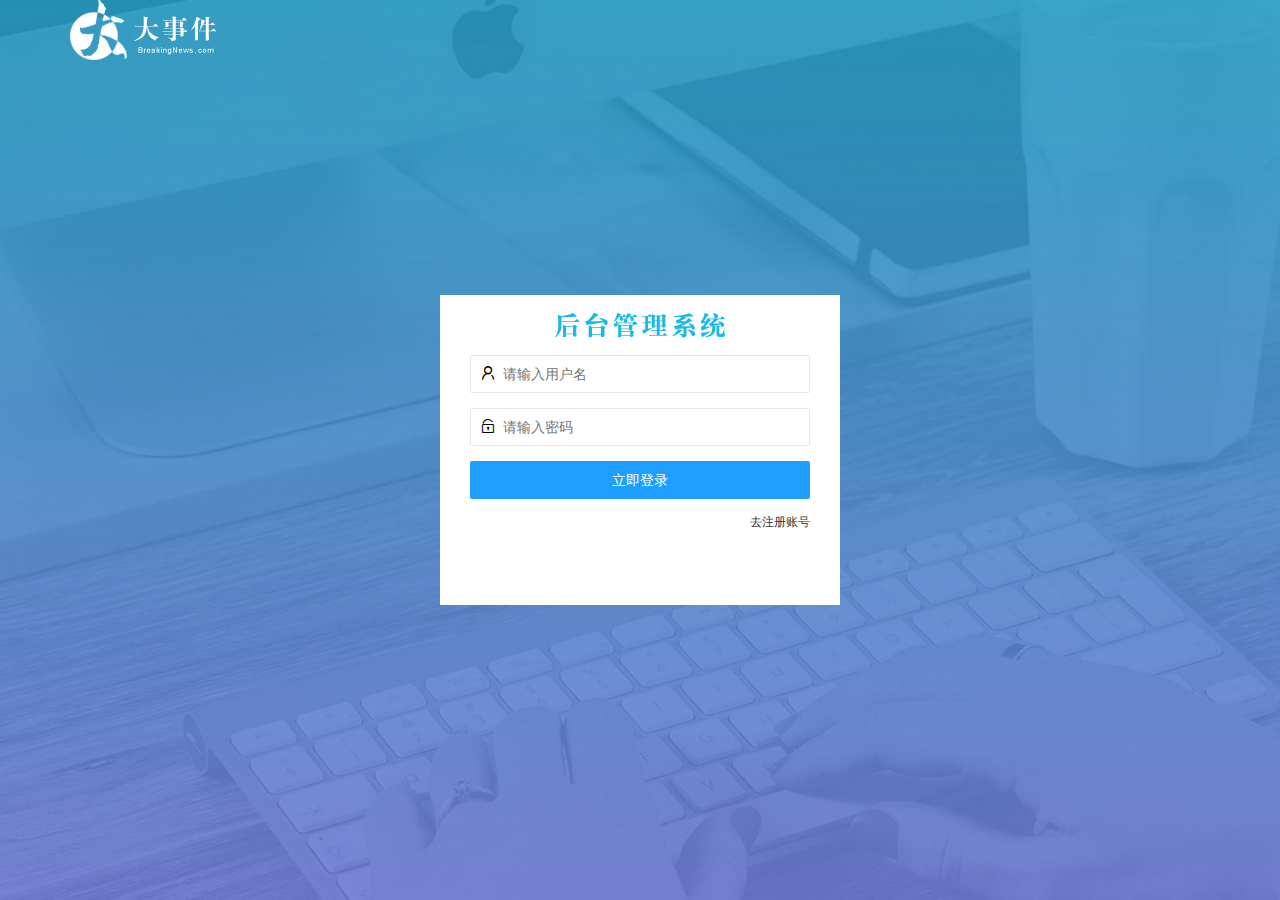
<file: login.html>
<!DOCTYPE html>
<html lang="en">

<head>
    <meta charset="UTF-8">
    <meta http-equiv="X-UA-Compatible" content="IE=edge">
    <meta name="viewport" content="width=device-width, initial-scale=1.0">
    <title>大事件-登录/注册</title>
    <link rel="stylesheet" href="./assets/lib/layui/css/layui.css">
    <link rel="stylesheet" href="./assets/css/login.css">
</head>

<body>
    <!-- 头部的logo区域 -->
    <div class="layui-main">
        <img src="./assets/images/logo.png" alt="">
    </div>

    <!-- 表格区域 -->
    <div class="loginAndRegBox">
        <div class="titlebox"></div>
        <!-- 登录页面 -->
        <div class="login-box">
            <form class="layui-form" action="" id="form-login">
                <!-- 用户名 -->
                <div class="layui-form-item">
                    <i class="layui-icon layui-icon-username"></i>
                    <input type="text" name="username" required lay-verify="required" placeholder="请输入用户名"
                        autocomplete="off" class="layui-input">
                </div>
                <!-- 密码 -->
                <div class="layui-form-item">
                    <i class="layui-icon layui-icon-password"></i>
                    <input type="password" name="password" required lay-verify="required|pwd" placeholder="请输入密码"
                        autocomplete="off" class="layui-input">
                </div>
                <!-- 点击登录按钮 -->
                <div class="layui-form-item">
                    <button class="layui-btn layui-btn-fluid layui-btn-normal" lay-submit>立即登录</button>
                </div>
                <div class="layui-form-item links"> <a href="javascript:;" id="link_reg">去注册账号</a></div>
            </form>

        </div>
        <!-- 注册页面 -->
        <div class="reg-box">
            <!-- 注册的表单 -->
            <form class="layui-form" action="" id="reg">
                <!-- 用户名 -->
                <div class="layui-form-item">
                    <i class="layui-icon layui-icon-username"></i>
                    <input type="text" name="username" required lay-verify="required" placeholder="请输入用户名"
                        autocomplete="off" class="layui-input" id="reg-username">
                </div>
                <!-- 密码 -->
                <div class="layui-form-item">
                    <i class="layui-icon layui-icon-password"></i>
                    <input type="password" name="password" required lay-verify="required|pwd" placeholder="请输入密码"
                        autocomplete="off" class="layui-input" id="same">
                </div>
                <!-- 确认密码 -->
                <div class="layui-form-item">
                    <i class="layui-icon layui-icon-password"></i>
                    <input type="password" name="repassword" required lay-verify="required|pwd|same" placeholder="请再次输入密码"
                        autocomplete="off" class="layui-input">
                </div>
                <!-- 点击登录按钮 -->
                <div class="layui-form-item">
                    <button class="layui-btn layui-btn-fluid layui-btn-normal" lay-submit>立即注册</button>
                </div>
                <div class="layui-form-item links">  <a href="javascript:;" id="link_login">去登录</a></div>
            </form>
           
        </div>
    </div>
    <!-- 导入layui的js -->
    <script src="./assets/lib/layui/layui.all.js"></script>
    <script src="./assets/lib/jquery.js"></script>
    <script src="./assets/js/base.js"></script>
    <script src="./assets/js/login.js"></script>
</body>

</html>
</file>
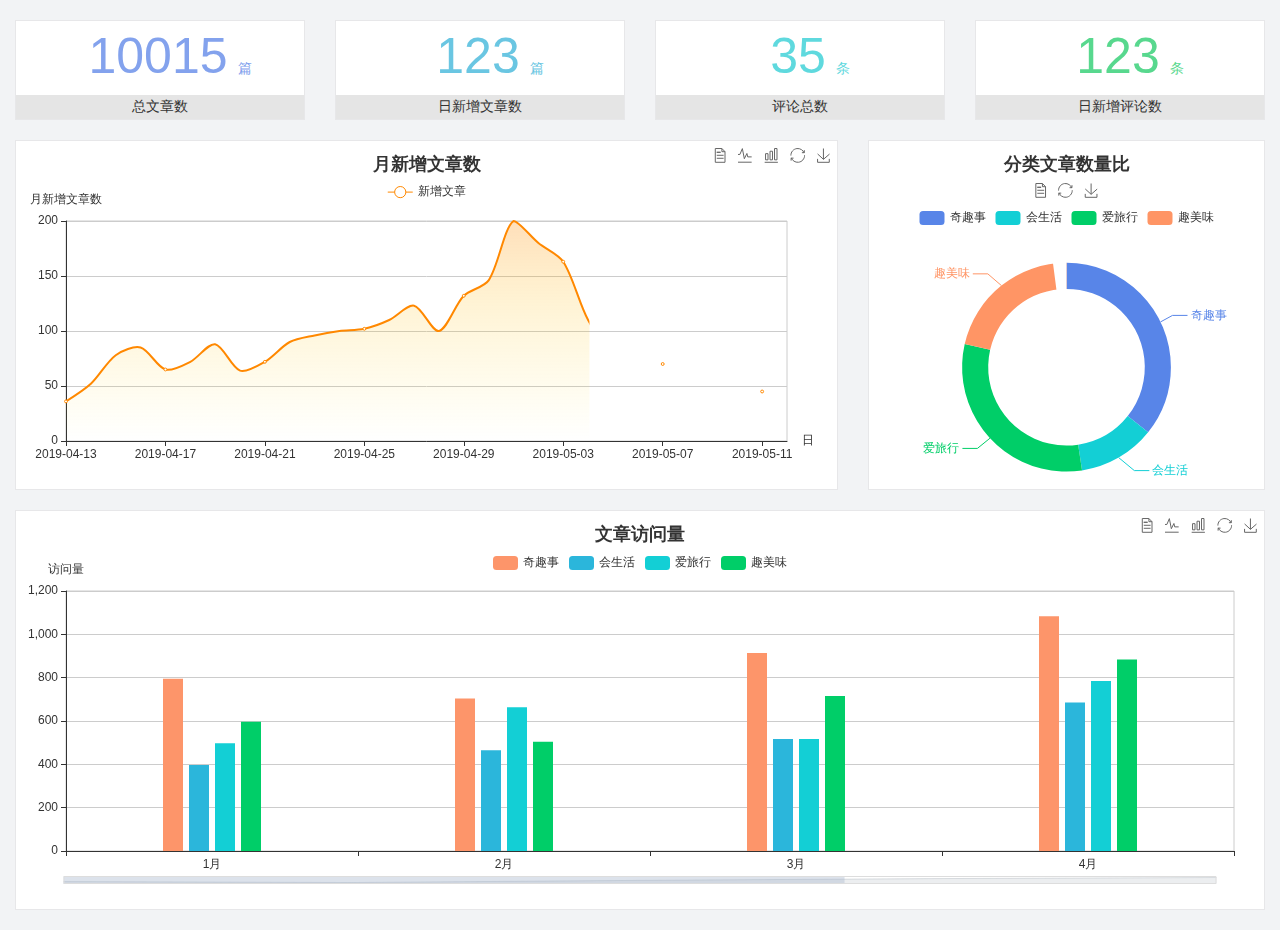
<file: home/dashboard.html>
<!DOCTYPE html>
<html lang="en">

<head>
  <meta charset="UTF-8">
  <meta name="viewport" content="width=device-width, initial-scale=1.0">
  <meta http-equiv="X-UA-Compatible" content="ie=edge">
  <title>图表统计</title>
  <link rel="stylesheet" href="../assets/lib/bootstrap.css" >
  <link rel="stylesheet" href="../assets/lib/main.css">
  <script src="../assets/lib/jquery.js"></script>
  <script type="text/javascript" src="../assets/lib/echarts.min.js"></script>
</head>

<body>
  <div class="container-fluid">
    <div class="row spannel_list">
      <div class="col-sm-3 col-xs-6">
        <div class="spannel">
          <em>10015</em><span>篇</span>
          <b>总文章数</b>
        </div>
      </div>
      <div class="col-sm-3 col-xs-6">
        <div class="spannel scolor01">
          <em>123</em><span>篇</span>
          <b>日新增文章数</b>
        </div>
      </div>
      <div class="col-sm-3 col-xs-6">
        <div class="spannel scolor02">
          <em>35</em><span>条</span>
          <b>评论总数</b>
        </div>
      </div>
      <div class="col-sm-3 col-xs-6">
        <div class="spannel scolor03">
          <em>123</em><span>条</span>
          <b>日新增评论数</b>
        </div>
      </div>
    </div>
  </div>

  <div class="container-fluid">
    <div class="row curve-pie">
      <div class="col-lg-8 col-md-8">
        <div class="gragh_pannel" id="curve_show"></div>
      </div>
      <div class="col-lg-4 col-md-4">
        <div class="gragh_pannel" id="pie_show"></div>
      </div>
    </div>
  </div>

  <div class="container-fluid">
    <div class="column_pannel" id="column_show"></div>
  </div>

  <script>
    var oChart = echarts.init(document.getElementById('curve_show'));
    var aList_all = [
      { 'count': 36, 'date': '2019-04-13' },
      { 'count': 52, 'date': '2019-04-14' },
      { 'count': 78, 'date': '2019-04-15' },
      { 'count': 85, 'date': '2019-04-16' },
      { 'count': 65, 'date': '2019-04-17' },
      { 'count': 72, 'date': '2019-04-18' },
      { 'count': 88, 'date': '2019-04-19' },
      { 'count': 64, 'date': '2019-04-20' },
      { 'count': 72, 'date': '2019-04-21' },
      { 'count': 90, 'date': '2019-04-22' },
      { 'count': 96, 'date': '2019-04-23' },
      { 'count': 100, 'date': '2019-04-24' },
      { 'count': 102, 'date': '2019-04-25' },
      { 'count': 110, 'date': '2019-04-26' },
      { 'count': 123, 'date': '2019-04-27' },
      { 'count': 100, 'date': '2019-04-28' },
      { 'count': 132, 'date': '2019-04-29' },
      { 'count': 146, 'date': '2019-04-30' },
      { 'count': 200, 'date': '2019-05-01' },
      { 'count': 180, 'date': '2019-05-02' },
      { 'count': 163, 'date': '2019-05-03' },
      { 'count': 110, 'date': '2019-05-04' },
      { 'count': 80, 'date': '2019-05-05' },
      { 'count': 82, 'date': '2019-05-06' },
      { 'count': 70, 'date': '2019-05-07' },
      { 'count': 65, 'date': '2019-05-08' },
      { 'count': 54, 'date': '2019-05-09' },
      { 'count': 40, 'date': '2019-05-10' },
      { 'count': 45, 'date': '2019-05-11' },
      { 'count': 38, 'date': '2019-05-12' },
    ];

    let aCount = [];
    let aDate = [];

    for (var i = 0; i < aList_all.length; i++) {
      aCount.push(aList_all[i].count);
      aDate.push(aList_all[i].date);
    }

    var chartopt = {
      title: {
        text: '月新增文章数',
        left: 'center',
        top: '10'
      },
      tooltip: {
        trigger: 'axis'
      },
      legend: {
        data: ['新增文章'],
        top: '40'
      },
      toolbox: {
        show: true,
        feature: {
          mark: { show: true },
          dataView: { show: true, readOnly: false },
          magicType: { show: true, type: ['line', 'bar'] },
          restore: { show: true },
          saveAsImage: { show: true }
        }
      },
      calculable: true,
      xAxis: [
        {
          name: '日',
          type: 'category',
          boundaryGap: false,
          data: aDate
        }
      ],
      yAxis: [
        {
          name: '月新增文章数',
          type: 'value'
        }
      ],
      series: [
        {
          name: '新增文章',
          type: 'line',
          smooth: true,
          itemStyle: { normal: { areaStyle: { type: 'default' }, color: '#f80' }, lineStyle: { color: '#f80' } },
          data: aCount
        }],
      areaStyle: {
        normal: {
          color: new echarts.graphic.LinearGradient(0, 0, 0, 1, [{
            offset: 0,
            color: 'rgba(255,136,0,0.39)'
          }, {
            offset: .34,
            color: 'rgba(255,180,0,0.25)'
          }, {
            offset: 1,
            color: 'rgba(255,222,0,0.00)'
          }])

        }
      },
      grid: {
        show: true,
        x: 50,
        x2: 50,
        y: 80,
        height: 220
      }
    };

    oChart.setOption(chartopt);


    var oPie = echarts.init(document.getElementById('pie_show'));
    var oPieopt =
    {
      title: {
        top: 10,
        text: '分类文章数量比',
        x: 'center'
      },
      tooltip: {
        trigger: 'item',
        formatter: "{a} <br/>{b} : {c} ({d}%)"
      },
      color: ['#5885e8', '#13cfd5', '#00ce68', '#ff9565'],
      legend: {
        x: 'center',
        top: 65,
        data: ['奇趣事', '会生活', '爱旅行', '趣美味']
      },
      toolbox: {
        show: true,
        x: 'center',
        top: 35,
        feature: {
          mark: { show: true },
          dataView: { show: true, readOnly: false },
          magicType: {
            show: true,
            type: ['pie', 'funnel'],
            option: {
              funnel: {
                x: '25%',
                width: '50%',
                funnelAlign: 'left',
                max: 1548
              }
            }
          },
          restore: { show: true },
          saveAsImage: { show: true }
        }
      },
      calculable: true,
      series: [
        {
          name: '访问来源',
          type: 'pie',
          radius: ['45%', '60%'],
          center: ['50%', '65%'],
          data: [
            { value: 300, name: '奇趣事' },
            { value: 100, name: '会生活' },
            { value: 260, name: '爱旅行' },
            { value: 180, name: '趣美味' }
          ]
        }
      ]
    };
    oPie.setOption(oPieopt);



    var oColumn = this.echarts.init(document.getElementById('column_show'));
    var oColumnopt =
    {
      title: {
        text: '文章访问量',
        left: 'center',
        top: '10'
      },
      tooltip: {
        trigger: 'axis'
      },
      legend: {
        data: ['奇趣事', '会生活', '爱旅行', '趣美味'],
        top: '40'
      },
      toolbox: {
        show: true,
        feature: {
          mark: { show: true },
          dataView: { show: true, readOnly: false },
          magicType: { show: true, type: ['line', 'bar'] },
          restore: { show: true },
          saveAsImage: { show: true }
        }
      },
      calculable: true,
      xAxis: [
        {
          type: 'category',
          data: ['1月', '2月', '3月', '4月', '5月']
        }
      ],
      yAxis: [
        {
          name: '访问量',
          type: 'value'
        }
      ],
      series: [
        {
          name: '奇趣事',
          type: 'bar',
          barWidth: 20,
          itemStyle: {
            normal: { areaStyle: { type: 'default' }, color: '#fd956a' }
          },
          data: [800, 708, 920, 1090, 1200]
        },
        {
          name: '会生活',
          type: 'bar',
          barWidth: 20,
          itemStyle: {
            normal: { areaStyle: { type: 'default' }, color: '#2bb6db' }
          },
          data: [400, 468, 520, 690, 800]
        },
        {
          name: '爱旅行',
          type: 'bar',
          barWidth: 20,
          itemStyle: {
            normal: { areaStyle: { type: 'default' }, color: '#13cfd5' }
          },
          data: [500, 668, 520, 790, 900]
        },
        {
          name: '趣美味',
          type: 'bar',
          barWidth: 20,
          itemStyle: {
            normal: { areaStyle: { type: 'default' }, color: '#00ce68' }
          },
          data: [600, 508, 720, 890, 1000]
        }
      ],
      grid: {
        show: true,
        x: 50,
        x2: 30,
        y: 80,
        height: 260
      },
      dataZoom: [//给x轴设置滚动条
        {
          start: 0,//默认为0
          end: 100 - 1000 / 31,//默认为100
          type: 'slider',
          show: true,
          xAxisIndex: [0],
          handleSize: 0,//滑动条的 左右2个滑动条的大小
          height: 8,//组件高度
          left: 45, //左边的距离
          right: 50,//右边的距离
          bottom: 26,//右边的距离
          handleColor: '#ddd',//h滑动图标的颜色
          handleStyle: {
            borderColor: "#cacaca",
            borderWidth: "1",
            shadowBlur: 2,
            background: "#ddd",
            shadowColor: "#ddd",
          }
        }]
    };
    oColumn.setOption(oColumnopt);
  </script>
</body>

</html>
</file>
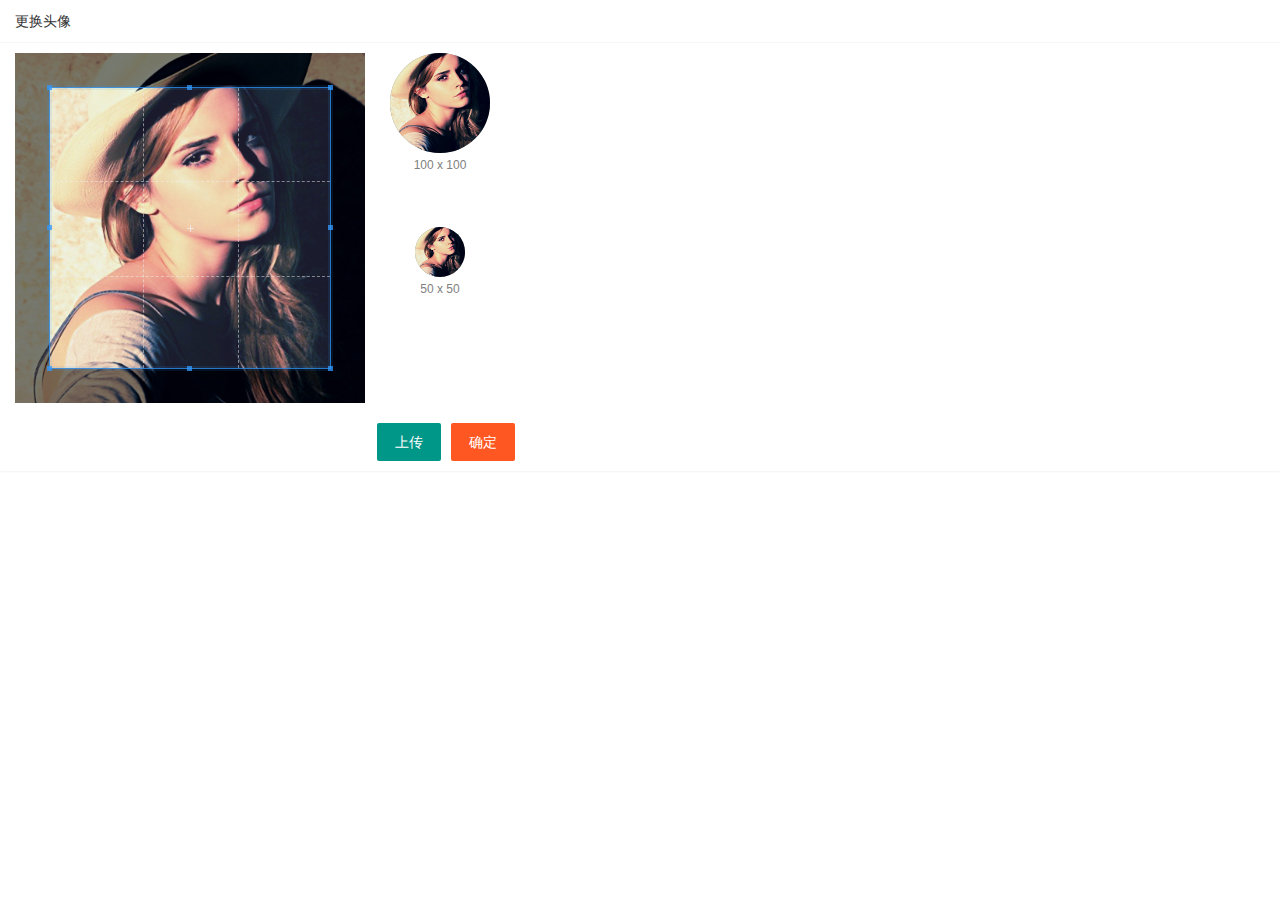
<file: user/user_avatar.html>
<!DOCTYPE html>
<html lang="en">
<head>
    <meta charset="UTF-8">
    <meta http-equiv="X-UA-Compatible" content="IE=edge">
    <meta name="viewport" content="width=device-width, initial-scale=1.0">
    <title>Document</title>
    <link rel="stylesheet" href="../assets/lib/layui/css/layui.css">
    <link rel="stylesheet" href="../assets/lib/cropper/cropper.css">
    <link rel="stylesheet" href="../assets/css/user/user_avatar.css">
</head>
<body>
    <div class="layui-card">
        <div class="layui-card-header">更换头像</div>
        <div class="layui-card-body">
           <!-- 第一行的图片裁剪和预览区域 -->
  <div class="row1">
    <!-- 图片裁剪区域 -->
    <div class="cropper-box">
      <!-- 这个 img 标签很重要，将来会把它初始化为裁剪区域 -->
      <img id="image" src="../assets/images/sample.jpg" />
    </div>
    <!-- 图片的预览区域 -->
    <div class="preview-box">
      <div>
        <!-- 宽高为 100px 的预览区域 -->
        <div class="img-preview w100"></div>
        <p class="size">100 x 100</p>
      </div>
      <div>
        <!-- 宽高为 50px 的预览区域 -->
        <div class="img-preview w50"></div>
        <p class="size">50 x 50</p>
      </div>
    </div>
  </div>

  <!-- 第二行的按钮区域 -->
  <div class="row2">
    <input type="file" accept="image/png,image/jpeg" id="choosefile"> 
    <button type="button" class="layui-btn" id="choosefilebtn">上传</button>
    <button type="button" class="layui-btn layui-btn-danger">确定</button>
  </div>
        </div>
      </div>
          
    <script src="../assets/lib/layui/layui.all.js"></script>
    <script src="../assets/lib/jquery.js"></script>
    <script src="../assets/lib/cropper/Cropper.js"></script>
    <script src="../assets/lib/cropper/jquery-cropper.js"></script>
    <script src="../assets/js/base.js"></script>
    <script src="../assets/js/user/user_avatar.js"></script>
</body>
</html>
</file>
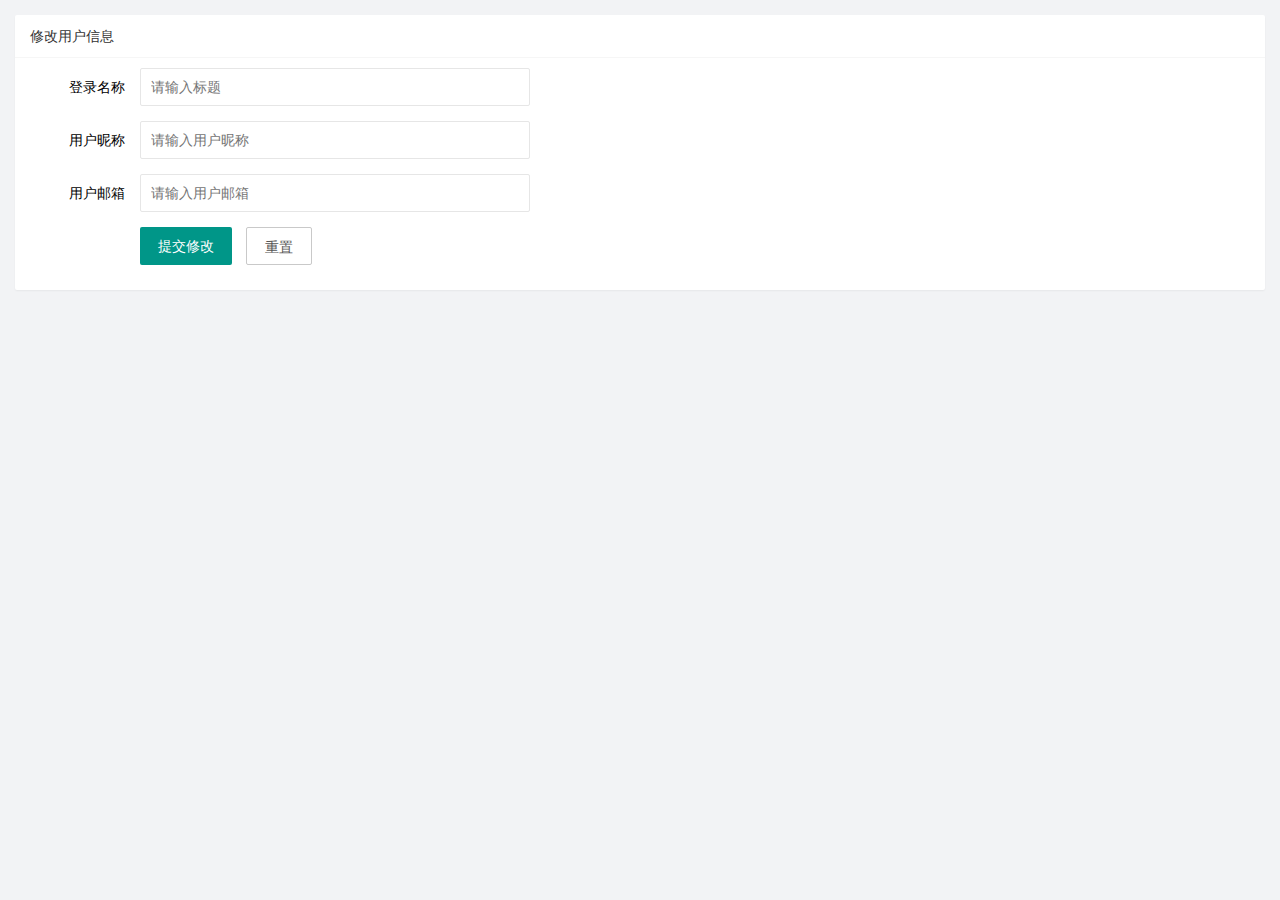
<file: user/user_info.html>
<!DOCTYPE html>
<html lang="en">
<head>
    <meta charset="UTF-8">
    <meta http-equiv="X-UA-Compatible" content="IE=edge">
    <meta name="viewport" content="width=device-width, initial-scale=1.0">
    <title>Document</title>
    <link rel="stylesheet" href="../assets/lib/layui/css/layui.css">
    <link rel="stylesheet" href="../assets/css/user/user.css">
</head>
<body>
    <div class="layui-card">
        <div class="layui-card-header">修改用户信息</div>
        <div class="layui-card-body">
            <form class="layui-form" action="" lay-filter="formUserInfo">
                <!-- 隐藏区域 -->
                <input type="hidden" name="id" value="" />
                <div class="layui-form-item">
                  <label class="layui-form-label">登录名称</label>
                  <div class="layui-input-block">
                    <input type="text" name="username" required  lay-verify="required" placeholder="请输入标题" autocomplete="off" class="layui-input">
                  </div>
                </div>
                <div class="layui-form-item">
                    <label class="layui-form-label">用户昵称</label>
                    <div class="layui-input-block">
                      <input type="text" name="nickname" required  lay-verify="required|nickname" placeholder="请输入用户昵称" autocomplete="off" class="layui-input">
                    </div>
                  </div>
                  <div class="layui-form-item">
                    <label class="layui-form-label">用户邮箱</label>
                    <div class="layui-input-block">
                      <input type="text" name="email" required  lay-verify="required|email" placeholder="请输入用户邮箱" autocomplete="off" class="layui-input">
                    </div>
                  </div>
                       
                <div class="layui-form-item">
                  <div class="layui-input-block">
                    <button class="layui-btn layui-btn-submit" lay-submit lay-filter="formDemo">提交修改</button>
                    <button type="reset" class="layui-btn layui-btn-primary">重置</button>
                  </div>
                </div>
              </form>
        </div>
    </div>

    <script src="../assets/lib/layui/layui.all.js"></script>
    <script src="../assets/lib/jquery.js"></script>
    <script src="../assets/js/base.js"></script>
    <script src="../assets/js/user/user.js"></script>
</body>
</html>
</file>
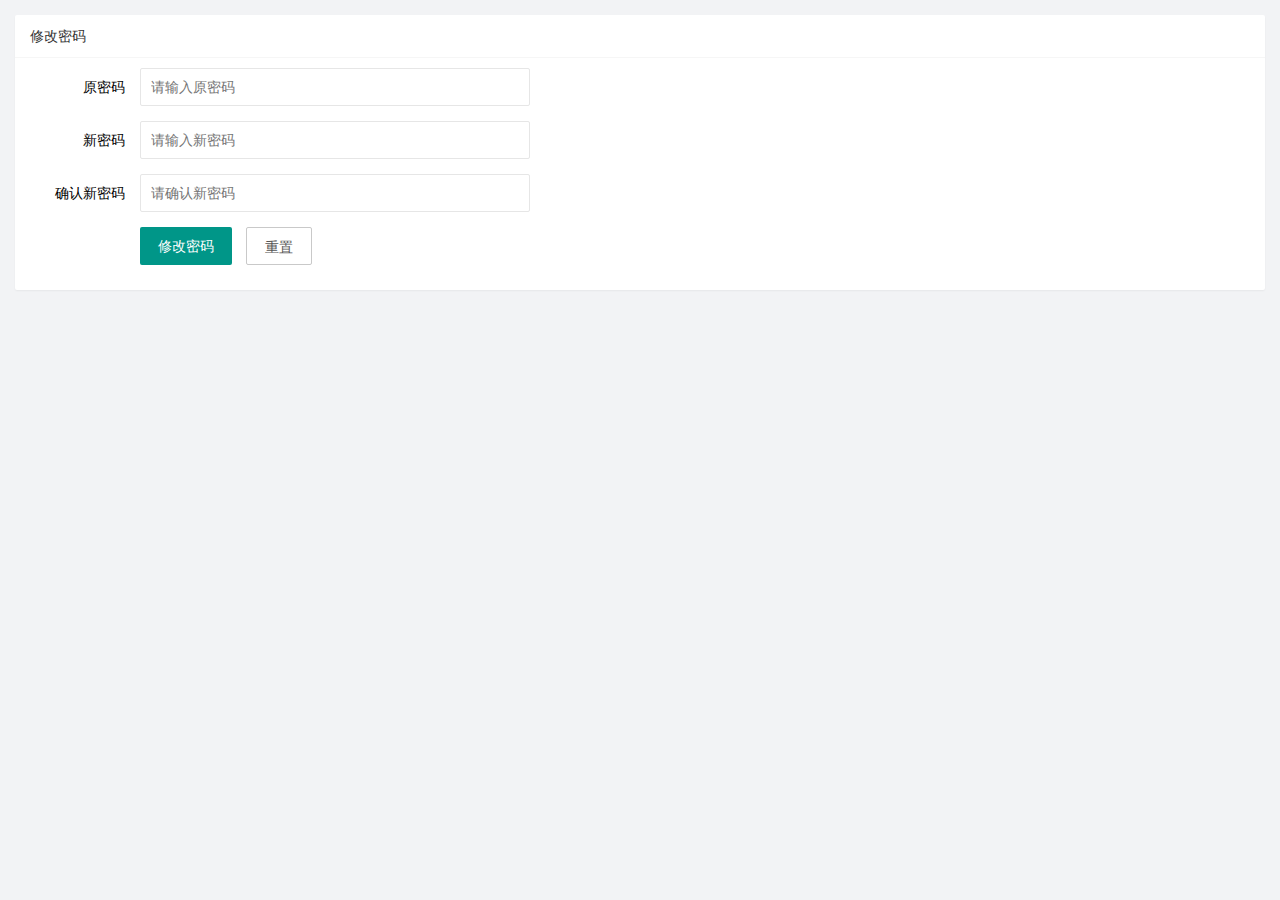
<file: user/user_pwd.html>
<!DOCTYPE html>
<html lang="en">
<head>
    <meta charset="UTF-8">
    <meta http-equiv="X-UA-Compatible" content="IE=edge">
    <meta name="viewport" content="width=device-width, initial-scale=1.0">
    <title>Document</title>
    <link rel="stylesheet" href="../assets/lib/layui/css/layui.css">
    <link rel="stylesheet" href="../assets/css/user/user_pwd.css">
</head>
<body>
    <div class="layui-card">
        <div class="layui-card-header">修改密码</div>
        <div class="layui-card-body">
            <form class="layui-form" action="" lay-filter="formUserInfo">
                <!-- 隐藏区域 -->
                <input type="hidden" name="id" value="" />
                <div class="layui-form-item">
                  <label class="layui-form-label">原密码</label>
                  <div class="layui-input-block">
                    <input type="password" name="oldPwd" required  lay-verify="required|pass" placeholder="请输入原密码" autocomplete="off" class="layui-input">
                  </div>
                </div>
                <div class="layui-form-item">
                    <label class="layui-form-label">新密码</label>
                    <div class="layui-input-block">
                      <input type="password" name="newPwd" required  lay-verify="required|pass" placeholder="请输入新密码" autocomplete="off" class="layui-input">
                    </div>
                  </div>
                  <div class="layui-form-item">
                    <label class="layui-form-label">确认新密码</label>
                    <div class="layui-input-block">
                      <input type="password" name="rePwd" required  lay-verify="required|pass|same" placeholder="请确认新密码" autocomplete="off" class="layui-input">
                    </div>
                  </div>
                       
                <div class="layui-form-item">
                  <div class="layui-input-block">
                    <button class="layui-btn layui-btn-submit" lay-submit lay-filter="formDemo">修改密码</button>
                    <button type="reset" class="layui-btn layui-btn-primary">重置</button>
                  </div>
                </div>
              </form>
        </div>
    </div>
    <script src="../assets/lib/jquery.js"></script>
    <script src="../assets/lib/layui/layui.all.js"></script>
    <script src="../assets/js/base.js"></script>
    <script src="../assets/js/user/user_pwd.js"></script>
</body>
</html>
</file>
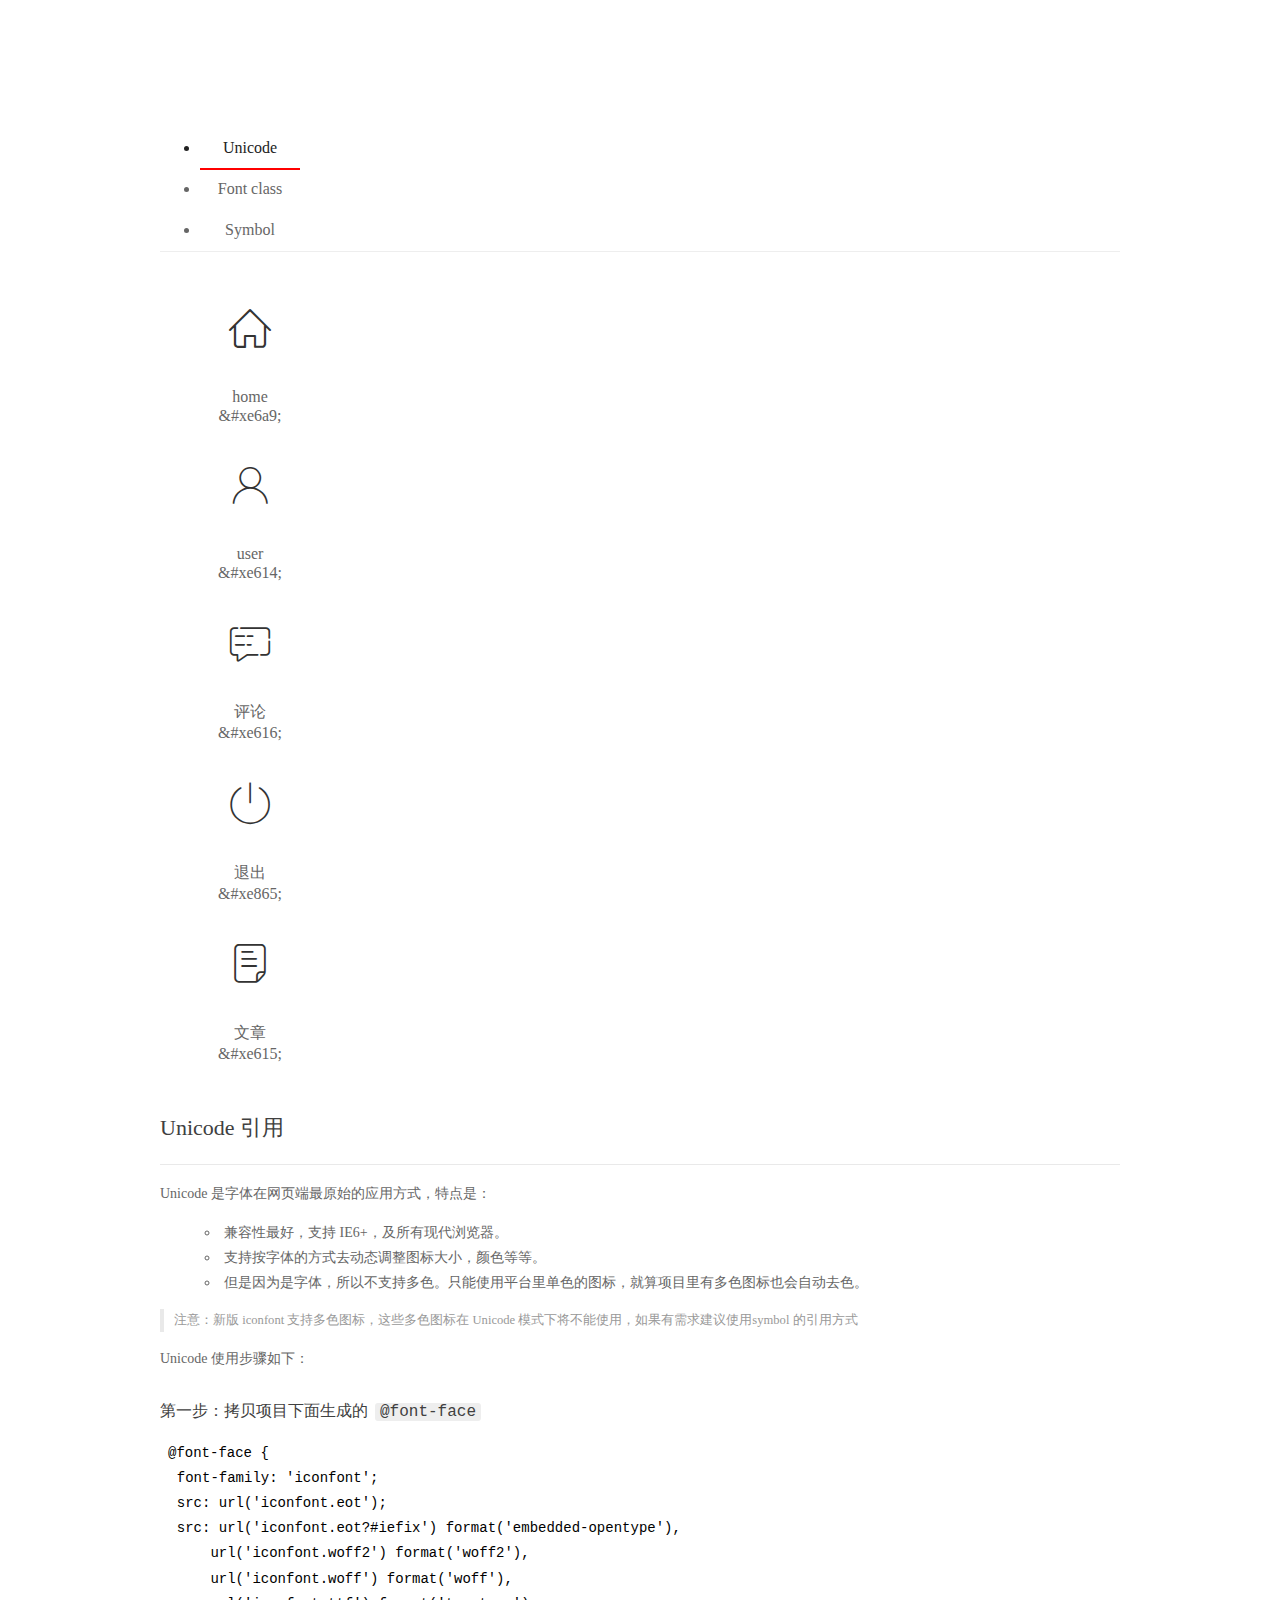
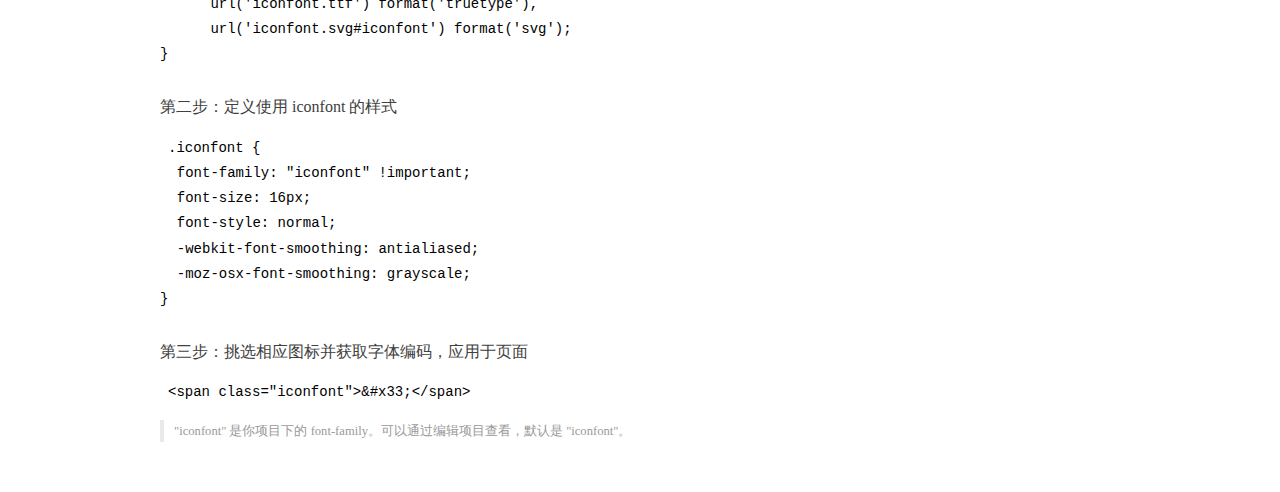
<file: assets/fonts/demo_index.html>
<!DOCTYPE html>
<html>
<head>
  <meta charset="utf-8"/>
  <title>IconFont Demo</title>
  <link rel="shortcut icon" href="https://gtms04.alicdn.com/tps/i4/TB1_oz6GVXXXXaFXpXXJDFnIXXX-64-64.ico" type="image/x-icon"/>
  <link rel="stylesheet" href="https://g.alicdn.com/thx/cube/1.3.2/cube.min.css">
  <link rel="stylesheet" href="demo.css">
  <link rel="stylesheet" href="iconfont.css">
  <script src="iconfont.js"></script>
  <!-- jQuery -->
  <script src="https://a1.alicdn.com/oss/uploads/2018/12/26/7bfddb60-08e8-11e9-9b04-53e73bb6408b.js"></script>
  <!-- 代码高亮 -->
  <script src="https://a1.alicdn.com/oss/uploads/2018/12/26/a3f714d0-08e6-11e9-8a15-ebf944d7534c.js"></script>
</head>
<body>
  <div class="main">
    <h1 class="logo"><a href="https://www.iconfont.cn/" title="iconfont 首页" target="_blank">&#xe86b;</a></h1>
    <div class="nav-tabs">
      <ul id="tabs" class="dib-box">
        <li class="dib active"><span>Unicode</span></li>
        <li class="dib"><span>Font class</span></li>
        <li class="dib"><span>Symbol</span></li>
      </ul>
      
    </div>
    <div class="tab-container">
      <div class="content unicode" style="display: block;">
          <ul class="icon_lists dib-box">
          
            <li class="dib">
              <span class="icon iconfont">&#xe6a9;</span>
                <div class="name">home</div>
                <div class="code-name">&amp;#xe6a9;</div>
              </li>
          
            <li class="dib">
              <span class="icon iconfont">&#xe614;</span>
                <div class="name">user</div>
                <div class="code-name">&amp;#xe614;</div>
              </li>
          
            <li class="dib">
              <span class="icon iconfont">&#xe616;</span>
                <div class="name">评论</div>
                <div class="code-name">&amp;#xe616;</div>
              </li>
          
            <li class="dib">
              <span class="icon iconfont">&#xe865;</span>
                <div class="name">退出</div>
                <div class="code-name">&amp;#xe865;</div>
              </li>
          
            <li class="dib">
              <span class="icon iconfont">&#xe615;</span>
                <div class="name">文章</div>
                <div class="code-name">&amp;#xe615;</div>
              </li>
          
          </ul>
          <div class="article markdown">
          <h2 id="unicode-">Unicode 引用</h2>
          <hr>

          <p>Unicode 是字体在网页端最原始的应用方式，特点是：</p>
          <ul>
            <li>兼容性最好，支持 IE6+，及所有现代浏览器。</li>
            <li>支持按字体的方式去动态调整图标大小，颜色等等。</li>
            <li>但是因为是字体，所以不支持多色。只能使用平台里单色的图标，就算项目里有多色图标也会自动去色。</li>
          </ul>
          <blockquote>
            <p>注意：新版 iconfont 支持多色图标，这些多色图标在 Unicode 模式下将不能使用，如果有需求建议使用symbol 的引用方式</p>
          </blockquote>
          <p>Unicode 使用步骤如下：</p>
          <h3 id="-font-face">第一步：拷贝项目下面生成的 <code>@font-face</code></h3>
<pre><code class="language-css"
>@font-face {
  font-family: 'iconfont';
  src: url('iconfont.eot');
  src: url('iconfont.eot?#iefix') format('embedded-opentype'),
      url('iconfont.woff2') format('woff2'),
      url('iconfont.woff') format('woff'),
      url('iconfont.ttf') format('truetype'),
      url('iconfont.svg#iconfont') format('svg');
}
</code></pre>
          <h3 id="-iconfont-">第二步：定义使用 iconfont 的样式</h3>
<pre><code class="language-css"
>.iconfont {
  font-family: "iconfont" !important;
  font-size: 16px;
  font-style: normal;
  -webkit-font-smoothing: antialiased;
  -moz-osx-font-smoothing: grayscale;
}
</code></pre>
          <h3 id="-">第三步：挑选相应图标并获取字体编码，应用于页面</h3>
<pre>
<code class="language-html"
>&lt;span class="iconfont"&gt;&amp;#x33;&lt;/span&gt;
</code></pre>
          <blockquote>
            <p>"iconfont" 是你项目下的 font-family。可以通过编辑项目查看，默认是 "iconfont"。</p>
          </blockquote>
          </div>
      </div>
      <div class="content font-class">
        <ul class="icon_lists dib-box">
          
          <li class="dib">
            <span class="icon iconfont icon-home"></span>
            <div class="name">
              home
            </div>
            <div class="code-name">.icon-home
            </div>
          </li>
          
          <li class="dib">
            <span class="icon iconfont icon-user"></span>
            <div class="name">
              user
            </div>
            <div class="code-name">.icon-user
            </div>
          </li>
          
          <li class="dib">
            <span class="icon iconfont icon-pinglun"></span>
            <div class="name">
              评论
            </div>
            <div class="code-name">.icon-pinglun
            </div>
          </li>
          
          <li class="dib">
            <span class="icon iconfont icon-tuichu"></span>
            <div class="name">
              退出
            </div>
            <div class="code-name">.icon-tuichu
            </div>
          </li>
          
          <li class="dib">
            <span class="icon iconfont icon-16"></span>
            <div class="name">
              文章
            </div>
            <div class="code-name">.icon-16
            </div>
          </li>
          
        </ul>
        <div class="article markdown">
        <h2 id="font-class-">font-class 引用</h2>
        <hr>

        <p>font-class 是 Unicode 使用方式的一种变种，主要是解决 Unicode 书写不直观，语意不明确的问题。</p>
        <p>与 Unicode 使用方式相比，具有如下特点：</p>
        <ul>
          <li>兼容性良好，支持 IE8+，及所有现代浏览器。</li>
          <li>相比于 Unicode 语意明确，书写更直观。可以很容易分辨这个 icon 是什么。</li>
          <li>因为使用 class 来定义图标，所以当要替换图标时，只需要修改 class 里面的 Unicode 引用。</li>
          <li>不过因为本质上还是使用的字体，所以多色图标还是不支持的。</li>
        </ul>
        <p>使用步骤如下：</p>
        <h3 id="-fontclass-">第一步：引入项目下面生成的 fontclass 代码：</h3>
<pre><code class="language-html">&lt;link rel="stylesheet" href="./iconfont.css"&gt;
</code></pre>
        <h3 id="-">第二步：挑选相应图标并获取类名，应用于页面：</h3>
<pre><code class="language-html">&lt;span class="iconfont icon-xxx"&gt;&lt;/span&gt;
</code></pre>
        <blockquote>
          <p>"
            iconfont" 是你项目下的 font-family。可以通过编辑项目查看，默认是 "iconfont"。</p>
        </blockquote>
      </div>
      </div>
      <div class="content symbol">
          <ul class="icon_lists dib-box">
          
            <li class="dib">
                <svg class="icon svg-icon" aria-hidden="true">
                  <use xlink:href="#icon-home"></use>
                </svg>
                <div class="name">home</div>
                <div class="code-name">#icon-home</div>
            </li>
          
            <li class="dib">
                <svg class="icon svg-icon" aria-hidden="true">
                  <use xlink:href="#icon-user"></use>
                </svg>
                <div class="name">user</div>
                <div class="code-name">#icon-user</div>
            </li>
          
            <li class="dib">
                <svg class="icon svg-icon" aria-hidden="true">
                  <use xlink:href="#icon-pinglun"></use>
                </svg>
                <div class="name">评论</div>
                <div class="code-name">#icon-pinglun</div>
            </li>
          
            <li class="dib">
                <svg class="icon svg-icon" aria-hidden="true">
                  <use xlink:href="#icon-tuichu"></use>
                </svg>
                <div class="name">退出</div>
                <div class="code-name">#icon-tuichu</div>
            </li>
          
            <li class="dib">
                <svg class="icon svg-icon" aria-hidden="true">
                  <use xlink:href="#icon-16"></use>
                </svg>
                <div class="name">文章</div>
                <div class="code-name">#icon-16</div>
            </li>
          
          </ul>
          <div class="article markdown">
          <h2 id="symbol-">Symbol 引用</h2>
          <hr>

          <p>这是一种全新的使用方式，应该说这才是未来的主流，也是平台目前推荐的用法。相关介绍可以参考这篇<a href="">文章</a>
            这种用法其实是做了一个 SVG 的集合，与另外两种相比具有如下特点：</p>
          <ul>
            <li>支持多色图标了，不再受单色限制。</li>
            <li>通过一些技巧，支持像字体那样，通过 <code>font-size</code>, <code>color</code> 来调整样式。</li>
            <li>兼容性较差，支持 IE9+，及现代浏览器。</li>
            <li>浏览器渲染 SVG 的性能一般，还不如 png。</li>
          </ul>
          <p>使用步骤如下：</p>
          <h3 id="-symbol-">第一步：引入项目下面生成的 symbol 代码：</h3>
<pre><code class="language-html">&lt;script src="./iconfont.js"&gt;&lt;/script&gt;
</code></pre>
          <h3 id="-css-">第二步：加入通用 CSS 代码（引入一次就行）：</h3>
<pre><code class="language-html">&lt;style&gt;
.icon {
  width: 1em;
  height: 1em;
  vertical-align: -0.15em;
  fill: currentColor;
  overflow: hidden;
}
&lt;/style&gt;
</code></pre>
          <h3 id="-">第三步：挑选相应图标并获取类名，应用于页面：</h3>
<pre><code class="language-html">&lt;svg class="icon" aria-hidden="true"&gt;
  &lt;use xlink:href="#icon-xxx"&gt;&lt;/use&gt;
&lt;/svg&gt;
</code></pre>
          </div>
      </div>

    </div>
  </div>
  <script>
  $(document).ready(function () {
      $('.tab-container .content:first').show()

      $('#tabs li').click(function (e) {
        var tabContent = $('.tab-container .content')
        var index = $(this).index()

        if ($(this).hasClass('active')) {
          return
        } else {
          $('#tabs li').removeClass('active')
          $(this).addClass('active')

          tabContent.hide().eq(index).fadeIn()
        }
      })
    })
  </script>
</body>
</html>
</file>
<file: assets/lib/layui/css/layui.css>
/** layui-v2.5.5 MIT License By https://www.layui.com */
 .layui-inline,img{display:inline-block;vertical-align:middle}h1,h2,h3,h4,h5,h6{font-weight:400}.layui-edge,.layui-header,.layui-inline,.layui-main{position:relative}.layui-body,.layui-edge,.layui-elip{overflow:hidden}.layui-btn,.layui-edge,.layui-inline,img{vertical-align:middle}.layui-btn,.layui-disabled,.layui-icon,.layui-unselect{-moz-user-select:none;-webkit-user-select:none;-ms-user-select:none}.layui-elip,.layui-form-checkbox span,.layui-form-pane .layui-form-label{text-overflow:ellipsis;white-space:nowrap}.layui-breadcrumb,.layui-tree-btnGroup{visibility:hidden}blockquote,body,button,dd,div,dl,dt,form,h1,h2,h3,h4,h5,h6,input,li,ol,p,pre,td,textarea,th,ul{margin:0;padding:0;-webkit-tap-highlight-color:rgba(0,0,0,0)}a:active,a:hover{outline:0}img{border:none}li{list-style:none}table{border-collapse:collapse;border-spacing:0}h4,h5,h6{font-size:100%}button,input,optgroup,option,select,textarea{font-family:inherit;font-size:inherit;font-style:inherit;font-weight:inherit;outline:0}pre{white-space:pre-wrap;white-space:-moz-pre-wrap;white-space:-pre-wrap;white-space:-o-pre-wrap;word-wrap:break-word}body{line-height:24px;font:14px Helvetica Neue,Helvetica,PingFang SC,Tahoma,Arial,sans-serif}hr{height:1px;margin:10px 0;border:0;clear:both}a{color:#333;text-decoration:none}a:hover{color:#777}a cite{font-style:normal;*cursor:pointer}.layui-border-box,.layui-border-box *{box-sizing:border-box}.layui-box,.layui-box *{box-sizing:content-box}.layui-clear{clear:both;*zoom:1}.layui-clear:after{content:'\20';clear:both;*zoom:1;display:block;height:0}.layui-inline{*display:inline;*zoom:1}.layui-edge{display:inline-block;width:0;height:0;border-width:6px;border-style:dashed;border-color:transparent}.layui-edge-top{top:-4px;border-bottom-color:#999;border-bottom-style:solid}.layui-edge-right{border-left-color:#999;border-left-style:solid}.layui-edge-bottom{top:2px;border-top-color:#999;border-top-style:solid}.layui-edge-left{border-right-color:#999;border-right-style:solid}.layui-disabled,.layui-disabled:hover{color:#d2d2d2!important;cursor:not-allowed!important}.layui-circle{border-radius:100%}.layui-show{display:block!important}.layui-hide{display:none!important}@font-face{font-family:layui-icon;src:url(../font/iconfont.eot?v=250);src:url(../font/iconfont.eot?v=250#iefix) format('embedded-opentype'),url(../font/iconfont.woff2?v=250) format('woff2'),url(../font/iconfont.woff?v=250) format('woff'),url(../font/iconfont.ttf?v=250) format('truetype'),url(../font/iconfont.svg?v=250#layui-icon) format('svg')}.layui-icon{font-family:layui-icon!important;font-size:16px;font-style:normal;-webkit-font-smoothing:antialiased;-moz-osx-font-smoothing:grayscale}.layui-icon-reply-fill:before{content:"\e611"}.layui-icon-set-fill:before{content:"\e614"}.layui-icon-menu-fill:before{content:"\e60f"}.layui-icon-search:before{content:"\e615"}.layui-icon-share:before{content:"\e641"}.layui-icon-set-sm:before{content:"\e620"}.layui-icon-engine:before{content:"\e628"}.layui-icon-close:before{content:"\1006"}.layui-icon-close-fill:before{content:"\1007"}.layui-icon-chart-screen:before{content:"\e629"}.layui-icon-star:before{content:"\e600"}.layui-icon-circle-dot:before{content:"\e617"}.layui-icon-chat:before{content:"\e606"}.layui-icon-release:before{content:"\e609"}.layui-icon-list:before{content:"\e60a"}.layui-icon-chart:before{content:"\e62c"}.layui-icon-ok-circle:before{content:"\1005"}.layui-icon-layim-theme:before{content:"\e61b"}.layui-icon-table:before{content:"\e62d"}.layui-icon-right:before{content:"\e602"}.layui-icon-left:before{content:"\e603"}.layui-icon-cart-simple:before{content:"\e698"}.layui-icon-face-cry:before{content:"\e69c"}.layui-icon-face-smile:before{content:"\e6af"}.layui-icon-survey:before{content:"\e6b2"}.layui-icon-tree:before{content:"\e62e"}.layui-icon-upload-circle:before{content:"\e62f"}.layui-icon-add-circle:before{content:"\e61f"}.layui-icon-download-circle:before{content:"\e601"}.layui-icon-templeate-1:before{content:"\e630"}.layui-icon-util:before{content:"\e631"}.layui-icon-face-surprised:before{content:"\e664"}.layui-icon-edit:before{content:"\e642"}.layui-icon-speaker:before{content:"\e645"}.layui-icon-down:before{content:"\e61a"}.layui-icon-file:before{content:"\e621"}.layui-icon-layouts:before{content:"\e632"}.layui-icon-rate-half:before{content:"\e6c9"}.layui-icon-add-circle-fine:before{content:"\e608"}.layui-icon-prev-circle:before{content:"\e633"}.layui-icon-read:before{content:"\e705"}.layui-icon-404:before{content:"\e61c"}.layui-icon-carousel:before{content:"\e634"}.layui-icon-help:before{content:"\e607"}.layui-icon-code-circle:before{content:"\e635"}.layui-icon-water:before{content:"\e636"}.layui-icon-username:before{content:"\e66f"}.layui-icon-find-fill:before{content:"\e670"}.layui-icon-about:before{content:"\e60b"}.layui-icon-location:before{content:"\e715"}.layui-icon-up:before{content:"\e619"}.layui-icon-pause:before{content:"\e651"}.layui-icon-date:before{content:"\e637"}.layui-icon-layim-uploadfile:before{content:"\e61d"}.layui-icon-delete:before{content:"\e640"}.layui-icon-play:before{content:"\e652"}.layui-icon-top:before{content:"\e604"}.layui-icon-friends:before{content:"\e612"}.layui-icon-refresh-3:before{content:"\e9aa"}.layui-icon-ok:before{content:"\e605"}.layui-icon-layer:before{content:"\e638"}.layui-icon-face-smile-fine:before{content:"\e60c"}.layui-icon-dollar:before{content:"\e659"}.layui-icon-group:before{content:"\e613"}.layui-icon-layim-download:before{content:"\e61e"}.layui-icon-picture-fine:before{content:"\e60d"}.layui-icon-link:before{content:"\e64c"}.layui-icon-diamond:before{content:"\e735"}.layui-icon-log:before{content:"\e60e"}.layui-icon-rate-solid:before{content:"\e67a"}.layui-icon-fonts-del:before{content:"\e64f"}.layui-icon-unlink:before{content:"\e64d"}.layui-icon-fonts-clear:before{content:"\e639"}.layui-icon-triangle-r:before{content:"\e623"}.layui-icon-circle:before{content:"\e63f"}.layui-icon-radio:before{content:"\e643"}.layui-icon-align-center:before{content:"\e647"}.layui-icon-align-right:before{content:"\e648"}.layui-icon-align-left:before{content:"\e649"}.layui-icon-loading-1:before{content:"\e63e"}.layui-icon-return:before{content:"\e65c"}.layui-icon-fonts-strong:before{content:"\e62b"}.layui-icon-upload:before{content:"\e67c"}.layui-icon-dialogue:before{content:"\e63a"}.layui-icon-video:before{content:"\e6ed"}.layui-icon-headset:before{content:"\e6fc"}.layui-icon-cellphone-fine:before{content:"\e63b"}.layui-icon-add-1:before{content:"\e654"}.layui-icon-face-smile-b:before{content:"\e650"}.layui-icon-fonts-html:before{content:"\e64b"}.layui-icon-form:before{content:"\e63c"}.layui-icon-cart:before{content:"\e657"}.layui-icon-camera-fill:before{content:"\e65d"}.layui-icon-tabs:before{content:"\e62a"}.layui-icon-fonts-code:before{content:"\e64e"}.layui-icon-fire:before{content:"\e756"}.layui-icon-set:before{content:"\e716"}.layui-icon-fonts-u:before{content:"\e646"}.layui-icon-triangle-d:before{content:"\e625"}.layui-icon-tips:before{content:"\e702"}.layui-icon-picture:before{content:"\e64a"}.layui-icon-more-vertical:before{content:"\e671"}.layui-icon-flag:before{content:"\e66c"}.layui-icon-loading:before{content:"\e63d"}.layui-icon-fonts-i:before{content:"\e644"}.layui-icon-refresh-1:before{content:"\e666"}.layui-icon-rmb:before{content:"\e65e"}.layui-icon-home:before{content:"\e68e"}.layui-icon-user:before{content:"\e770"}.layui-icon-notice:before{content:"\e667"}.layui-icon-login-weibo:before{content:"\e675"}.layui-icon-voice:before{content:"\e688"}.layui-icon-upload-drag:before{content:"\e681"}.layui-icon-login-qq:before{content:"\e676"}.layui-icon-snowflake:before{content:"\e6b1"}.layui-icon-file-b:before{content:"\e655"}.layui-icon-template:before{content:"\e663"}.layui-icon-auz:before{content:"\e672"}.layui-icon-console:before{content:"\e665"}.layui-icon-app:before{content:"\e653"}.layui-icon-prev:before{content:"\e65a"}.layui-icon-website:before{content:"\e7ae"}.layui-icon-next:before{content:"\e65b"}.layui-icon-component:before{content:"\e857"}.layui-icon-more:before{content:"\e65f"}.layui-icon-login-wechat:before{content:"\e677"}.layui-icon-shrink-right:before{content:"\e668"}.layui-icon-spread-left:before{content:"\e66b"}.layui-icon-camera:before{content:"\e660"}.layui-icon-note:before{content:"\e66e"}.layui-icon-refresh:before{content:"\e669"}.layui-icon-female:before{content:"\e661"}.layui-icon-male:before{content:"\e662"}.layui-icon-password:before{content:"\e673"}.layui-icon-senior:before{content:"\e674"}.layui-icon-theme:before{content:"\e66a"}.layui-icon-tread:before{content:"\e6c5"}.layui-icon-praise:before{content:"\e6c6"}.layui-icon-star-fill:before{content:"\e658"}.layui-icon-rate:before{content:"\e67b"}.layui-icon-template-1:before{content:"\e656"}.layui-icon-vercode:before{content:"\e679"}.layui-icon-cellphone:before{content:"\e678"}.layui-icon-screen-full:before{content:"\e622"}.layui-icon-screen-restore:before{content:"\e758"}.layui-icon-cols:before{content:"\e610"}.layui-icon-export:before{content:"\e67d"}.layui-icon-print:before{content:"\e66d"}.layui-icon-slider:before{content:"\e714"}.layui-icon-addition:before{content:"\e624"}.layui-icon-subtraction:before{content:"\e67e"}.layui-icon-service:before{content:"\e626"}.layui-icon-transfer:before{content:"\e691"}.layui-main{width:1140px;margin:0 auto}.layui-header{z-index:1000;height:60px}.layui-header a:hover{transition:all .5s;-webkit-transition:all .5s}.layui-side{position:fixed;left:0;top:0;bottom:0;z-index:999;width:200px;overflow-x:hidden}.layui-side-scroll{position:relative;width:220px;height:100%;overflow-x:hidden}.layui-body{position:absolute;left:200px;right:0;top:0;bottom:0;z-index:998;width:auto;overflow-y:auto;box-sizing:border-box}.layui-layout-body{overflow:hidden}.layui-layout-admin .layui-header{background-color:#23262E}.layui-layout-admin .layui-side{top:60px;width:200px;overflow-x:hidden}.layui-layout-admin .layui-body{position:fixed;top:60px;bottom:44px}.layui-layout-admin .layui-main{width:auto;margin:0 15px}.layui-layout-admin .layui-footer{position:fixed;left:200px;right:0;bottom:0;height:44px;line-height:44px;padding:0 15px;background-color:#eee}.layui-layout-admin .layui-logo{position:absolute;left:0;top:0;width:200px;height:100%;line-height:60px;text-align:center;color:#009688;font-size:16px}.layui-layout-admin .layui-header .layui-nav{background:0 0}.layui-layout-left{position:absolute!important;left:200px;top:0}.layui-layout-right{position:absolute!important;right:0;top:0}.layui-container{position:relative;margin:0 auto;padding:0 15px;box-sizing:border-box}.layui-fluid{position:relative;margin:0 auto;padding:0 15px}.layui-row:after,.layui-row:before{content:'';display:block;clear:both}.layui-col-lg1,.layui-col-lg10,.layui-col-lg11,.layui-col-lg12,.layui-col-lg2,.layui-col-lg3,.layui-col-lg4,.layui-col-lg5,.layui-col-lg6,.layui-col-lg7,.layui-col-lg8,.layui-col-lg9,.layui-col-md1,.layui-col-md10,.layui-col-md11,.layui-col-md12,.layui-col-md2,.layui-col-md3,.layui-col-md4,.layui-col-md5,.layui-col-md6,.layui-col-md7,.layui-col-md8,.layui-col-md9,.layui-col-sm1,.layui-col-sm10,.layui-col-sm11,.layui-col-sm12,.layui-col-sm2,.layui-col-sm3,.layui-col-sm4,.layui-col-sm5,.layui-col-sm6,.layui-col-sm7,.layui-col-sm8,.layui-col-sm9,.layui-col-xs1,.layui-col-xs10,.layui-col-xs11,.layui-col-xs12,.layui-col-xs2,.layui-col-xs3,.layui-col-xs4,.layui-col-xs5,.layui-col-xs6,.layui-col-xs7,.layui-col-xs8,.layui-col-xs9{position:relative;display:block;box-sizing:border-box}.layui-col-xs1,.layui-col-xs10,.layui-col-xs11,.layui-col-xs12,.layui-col-xs2,.layui-col-xs3,.layui-col-xs4,.layui-col-xs5,.layui-col-xs6,.layui-col-xs7,.layui-col-xs8,.layui-col-xs9{float:left}.layui-col-xs1{width:8.33333333%}.layui-col-xs2{width:16.66666667%}.layui-col-xs3{width:25%}.layui-col-xs4{width:33.33333333%}.layui-col-xs5{width:41.66666667%}.layui-col-xs6{width:50%}.layui-col-xs7{width:58.33333333%}.layui-col-xs8{width:66.66666667%}.layui-col-xs9{width:75%}.layui-col-xs10{width:83.33333333%}.layui-col-xs11{width:91.66666667%}.layui-col-xs12{width:100%}.layui-col-xs-offset1{margin-left:8.33333333%}.layui-col-xs-offset2{margin-left:16.66666667%}.layui-col-xs-offset3{margin-left:25%}.layui-col-xs-offset4{margin-left:33.33333333%}.layui-col-xs-offset5{margin-left:41.66666667%}.layui-col-xs-offset6{margin-left:50%}.layui-col-xs-offset7{margin-left:58.33333333%}.layui-col-xs-offset8{margin-left:66.66666667%}.layui-col-xs-offset9{margin-left:75%}.layui-col-xs-offset10{margin-left:83.33333333%}.layui-col-xs-offset11{margin-left:91.66666667%}.layui-col-xs-offset12{margin-left:100%}@media screen and (max-width:768px){.layui-hide-xs{display:none!important}.layui-show-xs-block{display:block!important}.layui-show-xs-inline{display:inline!important}.layui-show-xs-inline-block{display:inline-block!important}}@media screen and (min-width:768px){.layui-container{width:750px}.layui-hide-sm{display:none!important}.layui-show-sm-block{display:block!important}.layui-show-sm-inline{display:inline!important}.layui-show-sm-inline-block{display:inline-block!important}.layui-col-sm1,.layui-col-sm10,.layui-col-sm11,.layui-col-sm12,.layui-col-sm2,.layui-col-sm3,.layui-col-sm4,.layui-col-sm5,.layui-col-sm6,.layui-col-sm7,.layui-col-sm8,.layui-col-sm9{float:left}.layui-col-sm1{width:8.33333333%}.layui-col-sm2{width:16.66666667%}.layui-col-sm3{width:25%}.layui-col-sm4{width:33.33333333%}.layui-col-sm5{width:41.66666667%}.layui-col-sm6{width:50%}.layui-col-sm7{width:58.33333333%}.layui-col-sm8{width:66.66666667%}.layui-col-sm9{width:75%}.layui-col-sm10{width:83.33333333%}.layui-col-sm11{width:91.66666667%}.layui-col-sm12{width:100%}.layui-col-sm-offset1{margin-left:8.33333333%}.layui-col-sm-offset2{margin-left:16.66666667%}.layui-col-sm-offset3{margin-left:25%}.layui-col-sm-offset4{margin-left:33.33333333%}.layui-col-sm-offset5{margin-left:41.66666667%}.layui-col-sm-offset6{margin-left:50%}.layui-col-sm-offset7{margin-left:58.33333333%}.layui-col-sm-offset8{margin-left:66.66666667%}.layui-col-sm-offset9{margin-left:75%}.layui-col-sm-offset10{margin-left:83.33333333%}.layui-col-sm-offset11{margin-left:91.66666667%}.layui-col-sm-offset12{margin-left:100%}}@media screen and (min-width:992px){.layui-container{width:970px}.layui-hide-md{display:none!important}.layui-show-md-block{display:block!important}.layui-show-md-inline{display:inline!important}.layui-show-md-inline-block{display:inline-block!important}.layui-col-md1,.layui-col-md10,.layui-col-md11,.layui-col-md12,.layui-col-md2,.layui-col-md3,.layui-col-md4,.layui-col-md5,.layui-col-md6,.layui-col-md7,.layui-col-md8,.layui-col-md9{float:left}.layui-col-md1{width:8.33333333%}.layui-col-md2{width:16.66666667%}.layui-col-md3{width:25%}.layui-col-md4{width:33.33333333%}.layui-col-md5{width:41.66666667%}.layui-col-md6{width:50%}.layui-col-md7{width:58.33333333%}.layui-col-md8{width:66.66666667%}.layui-col-md9{width:75%}.layui-col-md10{width:83.33333333%}.layui-col-md11{width:91.66666667%}.layui-col-md12{width:100%}.layui-col-md-offset1{margin-left:8.33333333%}.layui-col-md-offset2{margin-left:16.66666667%}.layui-col-md-offset3{margin-left:25%}.layui-col-md-offset4{margin-left:33.33333333%}.layui-col-md-offset5{margin-left:41.66666667%}.layui-col-md-offset6{margin-left:50%}.layui-col-md-offset7{margin-left:58.33333333%}.layui-col-md-offset8{margin-left:66.66666667%}.layui-col-md-offset9{margin-left:75%}.layui-col-md-offset10{margin-left:83.33333333%}.layui-col-md-offset11{margin-left:91.66666667%}.layui-col-md-offset12{margin-left:100%}}@media screen and (min-width:1200px){.layui-container{width:1170px}.layui-hide-lg{display:none!important}.layui-show-lg-block{display:block!important}.layui-show-lg-inline{display:inline!important}.layui-show-lg-inline-block{display:inline-block!important}.layui-col-lg1,.layui-col-lg10,.layui-col-lg11,.layui-col-lg12,.layui-col-lg2,.layui-col-lg3,.layui-col-lg4,.layui-col-lg5,.layui-col-lg6,.layui-col-lg7,.layui-col-lg8,.layui-col-lg9{float:left}.layui-col-lg1{width:8.33333333%}.layui-col-lg2{width:16.66666667%}.layui-col-lg3{width:25%}.layui-col-lg4{width:33.33333333%}.layui-col-lg5{width:41.66666667%}.layui-col-lg6{width:50%}.layui-col-lg7{width:58.33333333%}.layui-col-lg8{width:66.66666667%}.layui-col-lg9{width:75%}.layui-col-lg10{width:83.33333333%}.layui-col-lg11{width:91.66666667%}.layui-col-lg12{width:100%}.layui-col-lg-offset1{margin-left:8.33333333%}.layui-col-lg-offset2{margin-left:16.66666667%}.layui-col-lg-offset3{margin-left:25%}.layui-col-lg-offset4{margin-left:33.33333333%}.layui-col-lg-offset5{margin-left:41.66666667%}.layui-col-lg-offset6{margin-left:50%}.layui-col-lg-offset7{margin-left:58.33333333%}.layui-col-lg-offset8{margin-left:66.66666667%}.layui-col-lg-offset9{margin-left:75%}.layui-col-lg-offset10{margin-left:83.33333333%}.layui-col-lg-offset11{margin-left:91.66666667%}.layui-col-lg-offset12{margin-left:100%}}.layui-col-space1{margin:-.5px}.layui-col-space1>*{padding:.5px}.layui-col-space3{margin:-1.5px}.layui-col-space3>*{padding:1.5px}.layui-col-space5{margin:-2.5px}.layui-col-space5>*{padding:2.5px}.layui-col-space8{margin:-3.5px}.layui-col-space8>*{padding:3.5px}.layui-col-space10{margin:-5px}.layui-col-space10>*{padding:5px}.layui-col-space12{margin:-6px}.layui-col-space12>*{padding:6px}.layui-col-space15{margin:-7.5px}.layui-col-space15>*{padding:7.5px}.layui-col-space18{margin:-9px}.layui-col-space18>*{padding:9px}.layui-col-space20{margin:-10px}.layui-col-space20>*{padding:10px}.layui-col-space22{margin:-11px}.layui-col-space22>*{padding:11px}.layui-col-space25{margin:-12.5px}.layui-col-space25>*{padding:12.5px}.layui-col-space30{margin:-15px}.layui-col-space30>*{padding:15px}.layui-btn,.layui-input,.layui-select,.layui-textarea,.layui-upload-button{outline:0;-webkit-appearance:none;transition:all .3s;-webkit-transition:all .3s;box-sizing:border-box}.layui-elem-quote{margin-bottom:10px;padding:15px;line-height:22px;border-left:5px solid #009688;border-radius:0 2px 2px 0;background-color:#f2f2f2}.layui-quote-nm{border-style:solid;border-width:1px 1px 1px 5px;background:0 0}.layui-elem-field{margin-bottom:10px;padding:0;border-width:1px;border-style:solid}.layui-elem-field legend{margin-left:20px;padding:0 10px;font-size:20px;font-weight:300}.layui-field-title{margin:10px 0 20px;border-width:1px 0 0}.layui-field-box{padding:10px 15px}.layui-field-title .layui-field-box{padding:10px 0}.layui-progress{position:relative;height:6px;border-radius:20px;background-color:#e2e2e2}.layui-progress-bar{position:absolute;left:0;top:0;width:0;max-width:100%;height:6px;border-radius:20px;text-align:right;background-color:#5FB878;transition:all .3s;-webkit-transition:all .3s}.layui-progress-big,.layui-progress-big .layui-progress-bar{height:18px;line-height:18px}.layui-progress-text{position:relative;top:-20px;line-height:18px;font-size:12px;color:#666}.layui-progress-big .layui-progress-text{position:static;padding:0 10px;color:#fff}.layui-collapse{border-width:1px;border-style:solid;border-radius:2px}.layui-colla-content,.layui-colla-item{border-top-width:1px;border-top-style:solid}.layui-colla-item:first-child{border-top:none}.layui-colla-title{position:relative;height:42px;line-height:42px;padding:0 15px 0 35px;color:#333;background-color:#f2f2f2;cursor:pointer;font-size:14px;overflow:hidden}.layui-colla-content{display:none;padding:10px 15px;line-height:22px;color:#666}.layui-colla-icon{position:absolute;left:15px;top:0;font-size:14px}.layui-card{margin-bottom:15px;border-radius:2px;background-color:#fff;box-shadow:0 1px 2px 0 rgba(0,0,0,.05)}.layui-card:last-child{margin-bottom:0}.layui-card-header{position:relative;height:42px;line-height:42px;padding:0 15px;border-bottom:1px solid #f6f6f6;color:#333;border-radius:2px 2px 0 0;font-size:14px}.layui-bg-black,.layui-bg-blue,.layui-bg-cyan,.layui-bg-green,.layui-bg-orange,.layui-bg-red{color:#fff!important}.layui-card-body{position:relative;padding:10px 15px;line-height:24px}.layui-card-body[pad15]{padding:15px}.layui-card-body[pad20]{padding:20px}.layui-card-body .layui-table{margin:5px 0}.layui-card .layui-tab{margin:0}.layui-panel-window{position:relative;padding:15px;border-radius:0;border-top:5px solid #E6E6E6;background-color:#fff}.layui-auxiliar-moving{position:fixed;left:0;right:0;top:0;bottom:0;width:100%;height:100%;background:0 0;z-index:9999999999}.layui-form-label,.layui-form-mid,.layui-form-select,.layui-input-block,.layui-input-inline,.layui-textarea{position:relative}.layui-bg-red{background-color:#FF5722!important}.layui-bg-orange{background-color:#FFB800!important}.layui-bg-green{background-color:#009688!important}.layui-bg-cyan{background-color:#2F4056!important}.layui-bg-blue{background-color:#1E9FFF!important}.layui-bg-black{background-color:#393D49!important}.layui-bg-gray{background-color:#eee!important;color:#666!important}.layui-badge-rim,.layui-colla-content,.layui-colla-item,.layui-collapse,.layui-elem-field,.layui-form-pane .layui-form-item[pane],.layui-form-pane .layui-form-label,.layui-input,.layui-layedit,.layui-layedit-tool,.layui-quote-nm,.layui-select,.layui-tab-bar,.layui-tab-card,.layui-tab-title,.layui-tab-title .layui-this:after,.layui-textarea{border-color:#e6e6e6}.layui-timeline-item:before,hr{background-color:#e6e6e6}.layui-text{line-height:22px;font-size:14px;color:#666}.layui-text h1,.layui-text h2,.layui-text h3{font-weight:500;color:#333}.layui-text h1{font-size:30px}.layui-text h2{font-size:24px}.layui-text h3{font-size:18px}.layui-text a:not(.layui-btn){color:#01AAED}.layui-text a:not(.layui-btn):hover{text-decoration:underline}.layui-text ul{padding:5px 0 5px 15px}.layui-text ul li{margin-top:5px;list-style-type:disc}.layui-text em,.layui-word-aux{color:#999!important;padding:0 5px!important}.layui-btn{display:inline-block;height:38px;line-height:38px;padding:0 18px;background-color:#009688;color:#fff;white-space:nowrap;text-align:center;font-size:14px;border:none;border-radius:2px;cursor:pointer}.layui-btn:hover{opacity:.8;filter:alpha(opacity=80);color:#fff}.layui-btn:active{opacity:1;filter:alpha(opacity=100)}.layui-btn+.layui-btn{margin-left:10px}.layui-btn-container{font-size:0}.layui-btn-container .layui-btn{margin-right:10px;margin-bottom:10px}.layui-btn-container .layui-btn+.layui-btn{margin-left:0}.layui-table .layui-btn-container .layui-btn{margin-bottom:9px}.layui-btn-radius{border-radius:100px}.layui-btn .layui-icon{margin-right:3px;font-size:18px;vertical-align:bottom;vertical-align:middle\9}.layui-btn-primary{border:1px solid #C9C9C9;background-color:#fff;color:#555}.layui-btn-primary:hover{border-color:#009688;color:#333}.layui-btn-normal{background-color:#1E9FFF}.layui-btn-warm{background-color:#FFB800}.layui-btn-danger{background-color:#FF5722}.layui-btn-checked{background-color:#5FB878}.layui-btn-disabled,.layui-btn-disabled:active,.layui-btn-disabled:hover{border:1px solid #e6e6e6;background-color:#FBFBFB;color:#C9C9C9;cursor:not-allowed;opacity:1}.layui-btn-lg{height:44px;line-height:44px;padding:0 25px;font-size:16px}.layui-btn-sm{height:30px;line-height:30px;padding:0 10px;font-size:12px}.layui-btn-sm i{font-size:16px!important}.layui-btn-xs{height:22px;line-height:22px;padding:0 5px;font-size:12px}.layui-btn-xs i{font-size:14px!important}.layui-btn-group{display:inline-block;vertical-align:middle;font-size:0}.layui-btn-group .layui-btn{margin-left:0!important;margin-right:0!important;border-left:1px solid rgba(255,255,255,.5);border-radius:0}.layui-btn-group .layui-btn-primary{border-left:none}.layui-btn-group .layui-btn-primary:hover{border-color:#C9C9C9;color:#009688}.layui-btn-group .layui-btn:first-child{border-left:none;border-radius:2px 0 0 2px}.layui-btn-group .layui-btn-primary:first-child{border-left:1px solid #c9c9c9}.layui-btn-group .layui-btn:last-child{border-radius:0 2px 2px 0}.layui-btn-group .layui-btn+.layui-btn{margin-left:0}.layui-btn-group+.layui-btn-group{margin-left:10px}.layui-btn-fluid{width:100%}.layui-input,.layui-select,.layui-textarea{height:38px;line-height:1.3;line-height:38px\9;border-width:1px;border-style:solid;background-color:#fff;border-radius:2px}.layui-input::-webkit-input-placeholder,.layui-select::-webkit-input-placeholder,.layui-textarea::-webkit-input-placeholder{line-height:1.3}.layui-input,.layui-textarea{display:block;width:100%;padding-left:10px}.layui-input:hover,.layui-textarea:hover{border-color:#D2D2D2!important}.layui-input:focus,.layui-textarea:focus{border-color:#C9C9C9!important}.layui-textarea{min-height:100px;height:auto;line-height:20px;padding:6px 10px;resize:vertical}.layui-select{padding:0 10px}.layui-form input[type=checkbox],.layui-form input[type=radio],.layui-form select{display:none}.layui-form [lay-ignore]{display:initial}.layui-form-item{margin-bottom:15px;clear:both;*zoom:1}.layui-form-item:after{content:'\20';clear:both;*zoom:1;display:block;height:0}.layui-form-label{float:left;display:block;padding:9px 15px;width:80px;font-weight:400;line-height:20px;text-align:right}.layui-form-label-col{display:block;float:none;padding:9px 0;line-height:20px;text-align:left}.layui-form-item .layui-inline{margin-bottom:5px;margin-right:10px}.layui-input-block{margin-left:110px;min-height:36px}.layui-input-inline{display:inline-block;vertical-align:middle}.layui-form-item .layui-input-inline{float:left;width:190px;margin-right:10px}.layui-form-text .layui-input-inline{width:auto}.layui-form-mid{float:left;display:block;padding:9px 0!important;line-height:20px;margin-right:10px}.layui-form-danger+.layui-form-select .layui-input,.layui-form-danger:focus{border-color:#FF5722!important}.layui-form-select .layui-input{padding-right:30px;cursor:pointer}.layui-form-select .layui-edge{position:absolute;right:10px;top:50%;margin-top:-3px;cursor:pointer;border-width:6px;border-top-color:#c2c2c2;border-top-style:solid;transition:all .3s;-webkit-transition:all .3s}.layui-form-select dl{display:none;position:absolute;left:0;top:42px;padding:5px 0;z-index:899;min-width:100%;border:1px solid #d2d2d2;max-height:300px;overflow-y:auto;background-color:#fff;border-radius:2px;box-shadow:0 2px 4px rgba(0,0,0,.12);box-sizing:border-box}.layui-form-select dl dd,.layui-form-select dl dt{padding:0 10px;line-height:36px;white-space:nowrap;overflow:hidden;text-overflow:ellipsis}.layui-form-select dl dt{font-size:12px;color:#999}.layui-form-select dl dd{cursor:pointer}.layui-form-select dl dd:hover{background-color:#f2f2f2;-webkit-transition:.5s all;transition:.5s all}.layui-form-select .layui-select-group dd{padding-left:20px}.layui-form-select dl dd.layui-select-tips{padding-left:10px!important;color:#999}.layui-form-select dl dd.layui-this{background-color:#5FB878;color:#fff}.layui-form-checkbox,.layui-form-select dl dd.layui-disabled{background-color:#fff}.layui-form-selected dl{display:block}.layui-form-checkbox,.layui-form-checkbox *,.layui-form-switch{display:inline-block;vertical-align:middle}.layui-form-selected .layui-edge{margin-top:-9px;-webkit-transform:rotate(180deg);transform:rotate(180deg);margin-top:-3px\9}:root .layui-form-selected .layui-edge{margin-top:-9px\0/IE9}.layui-form-selectup dl{top:auto;bottom:42px}.layui-select-none{margin:5px 0;text-align:center;color:#999}.layui-select-disabled .layui-disabled{border-color:#eee!important}.layui-select-disabled .layui-edge{border-top-color:#d2d2d2}.layui-form-checkbox{position:relative;height:30px;line-height:30px;margin-right:10px;padding-right:30px;cursor:pointer;font-size:0;-webkit-transition:.1s linear;transition:.1s linear;box-sizing:border-box}.layui-form-checkbox span{padding:0 10px;height:100%;font-size:14px;border-radius:2px 0 0 2px;background-color:#d2d2d2;color:#fff;overflow:hidden}.layui-form-checkbox:hover span{background-color:#c2c2c2}.layui-form-checkbox i{position:absolute;right:0;top:0;width:30px;height:28px;border:1px solid #d2d2d2;border-left:none;border-radius:0 2px 2px 0;color:#fff;font-size:20px;text-align:center}.layui-form-checkbox:hover i{border-color:#c2c2c2;color:#c2c2c2}.layui-form-checked,.layui-form-checked:hover{border-color:#5FB878}.layui-form-checked span,.layui-form-checked:hover span{background-color:#5FB878}.layui-form-checked i,.layui-form-checked:hover i{color:#5FB878}.layui-form-item .layui-form-checkbox{margin-top:4px}.layui-form-checkbox[lay-skin=primary]{height:auto!important;line-height:normal!important;min-width:18px;min-height:18px;border:none!important;margin-right:0;padding-left:28px;padding-right:0;background:0 0}.layui-form-checkbox[lay-skin=primary] span{padding-left:0;padding-right:15px;line-height:18px;background:0 0;color:#666}.layui-form-checkbox[lay-skin=primary] i{right:auto;left:0;width:16px;height:16px;line-height:16px;border:1px solid #d2d2d2;font-size:12px;border-radius:2px;background-color:#fff;-webkit-transition:.1s linear;transition:.1s linear}.layui-form-checkbox[lay-skin=primary]:hover i{border-color:#5FB878;color:#fff}.layui-form-checked[lay-skin=primary] i{border-color:#5FB878!important;background-color:#5FB878;color:#fff}.layui-checkbox-disbaled[lay-skin=primary] span{background:0 0!important;color:#c2c2c2}.layui-checkbox-disbaled[lay-skin=primary]:hover i{border-color:#d2d2d2}.layui-form-item .layui-form-checkbox[lay-skin=primary]{margin-top:10px}.layui-form-switch{position:relative;height:22px;line-height:22px;min-width:35px;padding:0 5px;margin-top:8px;border:1px solid #d2d2d2;border-radius:20px;cursor:pointer;background-color:#fff;-webkit-transition:.1s linear;transition:.1s linear}.layui-form-switch i{position:absolute;left:5px;top:3px;width:16px;height:16px;border-radius:20px;background-color:#d2d2d2;-webkit-transition:.1s linear;transition:.1s linear}.layui-form-switch em{position:relative;top:0;width:25px;margin-left:21px;padding:0!important;text-align:center!important;color:#999!important;font-style:normal!important;font-size:12px}.layui-form-onswitch{border-color:#5FB878;background-color:#5FB878}.layui-checkbox-disbaled,.layui-checkbox-disbaled i{border-color:#e2e2e2!important}.layui-form-onswitch i{left:100%;margin-left:-21px;background-color:#fff}.layui-form-onswitch em{margin-left:5px;margin-right:21px;color:#fff!important}.layui-checkbox-disbaled span{background-color:#e2e2e2!important}.layui-checkbox-disbaled:hover i{color:#fff!important}[lay-radio]{display:none}.layui-form-radio,.layui-form-radio *{display:inline-block;vertical-align:middle}.layui-form-radio{line-height:28px;margin:6px 10px 0 0;padding-right:10px;cursor:pointer;font-size:0}.layui-form-radio *{font-size:14px}.layui-form-radio>i{margin-right:8px;font-size:22px;color:#c2c2c2}.layui-form-radio>i:hover,.layui-form-radioed>i{color:#5FB878}.layui-radio-disbaled>i{color:#e2e2e2!important}.layui-form-pane .layui-form-label{width:110px;padding:8px 15px;height:38px;line-height:20px;border-width:1px;border-style:solid;border-radius:2px 0 0 2px;text-align:center;background-color:#FBFBFB;overflow:hidden;box-sizing:border-box}.layui-form-pane .layui-input-inline{margin-left:-1px}.layui-form-pane .layui-input-block{margin-left:110px;left:-1px}.layui-form-pane .layui-input{border-radius:0 2px 2px 0}.layui-form-pane .layui-form-text .layui-form-label{float:none;width:100%;border-radius:2px;box-sizing:border-box;text-align:left}.layui-form-pane .layui-form-text .layui-input-inline{display:block;margin:0;top:-1px;clear:both}.layui-form-pane .layui-form-text .layui-input-block{margin:0;left:0;top:-1px}.layui-form-pane .layui-form-text .layui-textarea{min-height:100px;border-radius:0 0 2px 2px}.layui-form-pane .layui-form-checkbox{margin:4px 0 4px 10px}.layui-form-pane .layui-form-radio,.layui-form-pane .layui-form-switch{margin-top:6px;margin-left:10px}.layui-form-pane .layui-form-item[pane]{position:relative;border-width:1px;border-style:solid}.layui-form-pane .layui-form-item[pane] .layui-form-label{position:absolute;left:0;top:0;height:100%;border-width:0 1px 0 0}.layui-form-pane .layui-form-item[pane] .layui-input-inline{margin-left:110px}@media screen and (max-width:450px){.layui-form-item .layui-form-label{text-overflow:ellipsis;overflow:hidden;white-space:nowrap}.layui-form-item .layui-inline{display:block;margin-right:0;margin-bottom:20px;clear:both}.layui-form-item .layui-inline:after{content:'\20';clear:both;display:block;height:0}.layui-form-item .layui-input-inline{display:block;float:none;left:-3px;width:auto;margin:0 0 10px 112px}.layui-form-item .layui-input-inline+.layui-form-mid{margin-left:110px;top:-5px;padding:0}.layui-form-item .layui-form-checkbox{margin-right:5px;margin-bottom:5px}}.layui-layedit{border-width:1px;border-style:solid;border-radius:2px}.layui-layedit-tool{padding:3px 5px;border-bottom-width:1px;border-bottom-style:solid;font-size:0}.layedit-tool-fixed{position:fixed;top:0;border-top:1px solid #e2e2e2}.layui-layedit-tool .layedit-tool-mid,.layui-layedit-tool .layui-icon{display:inline-block;vertical-align:middle;text-align:center;font-size:14px}.layui-layedit-tool .layui-icon{position:relative;width:32px;height:30px;line-height:30px;margin:3px 5px;color:#777;cursor:pointer;border-radius:2px}.layui-layedit-tool .layui-icon:hover{color:#393D49}.layui-layedit-tool .layui-icon:active{color:#000}.layui-layedit-tool .layedit-tool-active{background-color:#e2e2e2;color:#000}.layui-layedit-tool .layui-disabled,.layui-layedit-tool .layui-disabled:hover{color:#d2d2d2;cursor:not-allowed}.layui-layedit-tool .layedit-tool-mid{width:1px;height:18px;margin:0 10px;background-color:#d2d2d2}.layedit-tool-html{width:50px!important;font-size:30px!important}.layedit-tool-b,.layedit-tool-code,.layedit-tool-help{font-size:16px!important}.layedit-tool-d,.layedit-tool-face,.layedit-tool-image,.layedit-tool-unlink{font-size:18px!important}.layedit-tool-image input{position:absolute;font-size:0;left:0;top:0;width:100%;height:100%;opacity:.01;filter:Alpha(opacity=1);cursor:pointer}.layui-layedit-iframe iframe{display:block;width:100%}#LAY_layedit_code{overflow:hidden}.layui-laypage{display:inline-block;*display:inline;*zoom:1;vertical-align:middle;margin:10px 0;font-size:0}.layui-laypage>a:first-child,.layui-laypage>a:first-child em{border-radius:2px 0 0 2px}.layui-laypage>a:last-child,.layui-laypage>a:last-child em{border-radius:0 2px 2px 0}.layui-laypage>:first-child{margin-left:0!important}.layui-laypage>:last-child{margin-right:0!important}.layui-laypage a,.layui-laypage button,.layui-laypage input,.layui-laypage select,.layui-laypage span{border:1px solid #e2e2e2}.layui-laypage a,.layui-laypage span{display:inline-block;*display:inline;*zoom:1;vertical-align:middle;padding:0 15px;height:28px;line-height:28px;margin:0 -1px 5px 0;background-color:#fff;color:#333;font-size:12px}.layui-flow-more a *,.layui-laypage input,.layui-table-view select[lay-ignore]{display:inline-block}.layui-laypage a:hover{color:#009688}.layui-laypage em{font-style:normal}.layui-laypage .layui-laypage-spr{color:#999;font-weight:700}.layui-laypage a{text-decoration:none}.layui-laypage .layui-laypage-curr{position:relative}.layui-laypage .layui-laypage-curr em{position:relative;color:#fff}.layui-laypage .layui-laypage-curr .layui-laypage-em{position:absolute;left:-1px;top:-1px;padding:1px;width:100%;height:100%;background-color:#009688}.layui-laypage-em{border-radius:2px}.layui-laypage-next em,.layui-laypage-prev em{font-family:Sim sun;font-size:16px}.layui-laypage .layui-laypage-count,.layui-laypage .layui-laypage-limits,.layui-laypage .layui-laypage-refresh,.layui-laypage .layui-laypage-skip{margin-left:10px;margin-right:10px;padding:0;border:none}.layui-laypage .layui-laypage-limits,.layui-laypage .layui-laypage-refresh{vertical-align:top}.layui-laypage .layui-laypage-refresh i{font-size:18px;cursor:pointer}.layui-laypage select{height:22px;padding:3px;border-radius:2px;cursor:pointer}.layui-laypage .layui-laypage-skip{height:30px;line-height:30px;color:#999}.layui-laypage button,.layui-laypage input{height:30px;line-height:30px;border-radius:2px;vertical-align:top;background-color:#fff;box-sizing:border-box}.layui-laypage input{width:40px;margin:0 10px;padding:0 3px;text-align:center}.layui-laypage input:focus,.layui-laypage select:focus{border-color:#009688!important}.layui-laypage button{margin-left:10px;padding:0 10px;cursor:pointer}.layui-table,.layui-table-view{margin:10px 0}.layui-flow-more{margin:10px 0;text-align:center;color:#999;font-size:14px}.layui-flow-more a{height:32px;line-height:32px}.layui-flow-more a *{vertical-align:top}.layui-flow-more a cite{padding:0 20px;border-radius:3px;background-color:#eee;color:#333;font-style:normal}.layui-flow-more a cite:hover{opacity:.8}.layui-flow-more a i{font-size:30px;color:#737383}.layui-table{width:100%;background-color:#fff;color:#666}.layui-table tr{transition:all .3s;-webkit-transition:all .3s}.layui-table th{text-align:left;font-weight:400}.layui-table tbody tr:hover,.layui-table thead tr,.layui-table-click,.layui-table-header,.layui-table-hover,.layui-table-mend,.layui-table-patch,.layui-table-tool,.layui-table-total,.layui-table-total tr,.layui-table[lay-even] tr:nth-child(even){background-color:#f2f2f2}.layui-table td,.layui-table th,.layui-table-col-set,.layui-table-fixed-r,.layui-table-grid-down,.layui-table-header,.layui-table-page,.layui-table-tips-main,.layui-table-tool,.layui-table-total,.layui-table-view,.layui-table[lay-skin=line],.layui-table[lay-skin=row]{border-width:1px;border-style:solid;border-color:#e6e6e6}.layui-table td,.layui-table th{position:relative;padding:9px 15px;min-height:20px;line-height:20px;font-size:14px}.layui-table[lay-skin=line] td,.layui-table[lay-skin=line] th{border-width:0 0 1px}.layui-table[lay-skin=row] td,.layui-table[lay-skin=row] th{border-width:0 1px 0 0}.layui-table[lay-skin=nob] td,.layui-table[lay-skin=nob] th{border:none}.layui-table img{max-width:100px}.layui-table[lay-size=lg] td,.layui-table[lay-size=lg] th{padding:15px 30px}.layui-table-view .layui-table[lay-size=lg] .layui-table-cell{height:40px;line-height:40px}.layui-table[lay-size=sm] td,.layui-table[lay-size=sm] th{font-size:12px;padding:5px 10px}.layui-table-view .layui-table[lay-size=sm] .layui-table-cell{height:20px;line-height:20px}.layui-table[lay-data]{display:none}.layui-table-box{position:relative;overflow:hidden}.layui-table-view .layui-table{position:relative;width:auto;margin:0}.layui-table-view .layui-table[lay-skin=line]{border-width:0 1px 0 0}.layui-table-view .layui-table[lay-skin=row]{border-width:0 0 1px}.layui-table-view .layui-table td,.layui-table-view .layui-table th{padding:5px 0;border-top:none;border-left:none}.layui-table-view .layui-table th.layui-unselect .layui-table-cell span{cursor:pointer}.layui-table-view .layui-table td{cursor:default}.layui-table-view .layui-table td[data-edit=text]{cursor:text}.layui-table-view .layui-form-checkbox[lay-skin=primary] i{width:18px;height:18px}.layui-table-view .layui-form-radio{line-height:0;padding:0}.layui-table-view .layui-form-radio>i{margin:0;font-size:20px}.layui-table-init{position:absolute;left:0;top:0;width:100%;height:100%;text-align:center;z-index:110}.layui-table-init .layui-icon{position:absolute;left:50%;top:50%;margin:-15px 0 0 -15px;font-size:30px;color:#c2c2c2}.layui-table-header{border-width:0 0 1px;overflow:hidden}.layui-table-header .layui-table{margin-bottom:-1px}.layui-table-tool .layui-inline[lay-event]{position:relative;width:26px;height:26px;padding:5px;line-height:16px;margin-right:10px;text-align:center;color:#333;border:1px solid #ccc;cursor:pointer;-webkit-transition:.5s all;transition:.5s all}.layui-table-tool .layui-inline[lay-event]:hover{border:1px solid #999}.layui-table-tool-temp{padding-right:120px}.layui-table-tool-self{position:absolute;right:17px;top:10px}.layui-table-tool .layui-table-tool-self .layui-inline[lay-event]{margin:0 0 0 10px}.layui-table-tool-panel{position:absolute;top:29px;left:-1px;padding:5px 0;min-width:150px;min-height:40px;border:1px solid #d2d2d2;text-align:left;overflow-y:auto;background-color:#fff;box-shadow:0 2px 4px rgba(0,0,0,.12)}.layui-table-cell,.layui-table-tool-panel li{overflow:hidden;text-overflow:ellipsis;white-space:nowrap}.layui-table-tool-panel li{padding:0 10px;line-height:30px;-webkit-transition:.5s all;transition:.5s all}.layui-table-tool-panel li .layui-form-checkbox[lay-skin=primary]{width:100%;padding-left:28px}.layui-table-tool-panel li:hover{background-color:#f2f2f2}.layui-table-tool-panel li .layui-form-checkbox[lay-skin=primary] i{position:absolute;left:0;top:0}.layui-table-tool-panel li .layui-form-checkbox[lay-skin=primary] span{padding:0}.layui-table-tool .layui-table-tool-self .layui-table-tool-panel{left:auto;right:-1px}.layui-table-col-set{position:absolute;right:0;top:0;width:20px;height:100%;border-width:0 0 0 1px;background-color:#fff}.layui-table-sort{width:10px;height:20px;margin-left:5px;cursor:pointer!important}.layui-table-sort .layui-edge{position:absolute;left:5px;border-width:5px}.layui-table-sort .layui-table-sort-asc{top:3px;border-top:none;border-bottom-style:solid;border-bottom-color:#b2b2b2}.layui-table-sort .layui-table-sort-asc:hover{border-bottom-color:#666}.layui-table-sort .layui-table-sort-desc{bottom:5px;border-bottom:none;border-top-style:solid;border-top-color:#b2b2b2}.layui-table-sort .layui-table-sort-desc:hover{border-top-color:#666}.layui-table-sort[lay-sort=asc] .layui-table-sort-asc{border-bottom-color:#000}.layui-table-sort[lay-sort=desc] .layui-table-sort-desc{border-top-color:#000}.layui-table-cell{height:28px;line-height:28px;padding:0 15px;position:relative;box-sizing:border-box}.layui-table-cell .layui-form-checkbox[lay-skin=primary]{top:-1px;padding:0}.layui-table-cell .layui-table-link{color:#01AAED}.laytable-cell-checkbox,.laytable-cell-numbers,.laytable-cell-radio,.laytable-cell-space{padding:0;text-align:center}.layui-table-body{position:relative;overflow:auto;margin-right:-1px;margin-bottom:-1px}.layui-table-body .layui-none{line-height:26px;padding:15px;text-align:center;color:#999}.layui-table-fixed{position:absolute;left:0;top:0;z-index:101}.layui-table-fixed .layui-table-body{overflow:hidden}.layui-table-fixed-l{box-shadow:0 -1px 8px rgba(0,0,0,.08)}.layui-table-fixed-r{left:auto;right:-1px;border-width:0 0 0 1px;box-shadow:-1px 0 8px rgba(0,0,0,.08)}.layui-table-fixed-r .layui-table-header{position:relative;overflow:visible}.layui-table-mend{position:absolute;right:-49px;top:0;height:100%;width:50px}.layui-table-tool{position:relative;z-index:890;width:100%;min-height:50px;line-height:30px;padding:10px 15px;border-width:0 0 1px}.layui-table-tool .layui-btn-container{margin-bottom:-10px}.layui-table-page,.layui-table-total{border-width:1px 0 0;margin-bottom:-1px;overflow:hidden}.layui-table-page{position:relative;width:100%;padding:7px 7px 0;height:41px;font-size:12px;white-space:nowrap}.layui-table-page>div{height:26px}.layui-table-page .layui-laypage{margin:0}.layui-table-page .layui-laypage a,.layui-table-page .layui-laypage span{height:26px;line-height:26px;margin-bottom:10px;border:none;background:0 0}.layui-table-page .layui-laypage a,.layui-table-page .layui-laypage span.layui-laypage-curr{padding:0 12px}.layui-table-page .layui-laypage span{margin-left:0;padding:0}.layui-table-page .layui-laypage .layui-laypage-prev{margin-left:-7px!important}.layui-table-page .layui-laypage .layui-laypage-curr .layui-laypage-em{left:0;top:0;padding:0}.layui-table-page .layui-laypage button,.layui-table-page .layui-laypage input{height:26px;line-height:26px}.layui-table-page .layui-laypage input{width:40px}.layui-table-page .layui-laypage button{padding:0 10px}.layui-table-page select{height:18px}.layui-table-patch .layui-table-cell{padding:0;width:30px}.layui-table-edit{position:absolute;left:0;top:0;width:100%;height:100%;padding:0 14px 1px;border-radius:0;box-shadow:1px 1px 20px rgba(0,0,0,.15)}.layui-table-edit:focus{border-color:#5FB878!important}select.layui-table-edit{padding:0 0 0 10px;border-color:#C9C9C9}.layui-table-view .layui-form-checkbox,.layui-table-view .layui-form-radio,.layui-table-view .layui-form-switch{top:0;margin:0;box-sizing:content-box}.layui-table-view .layui-form-checkbox{top:-1px;height:26px;line-height:26px}.layui-table-view .layui-form-checkbox i{height:26px}.layui-table-grid .layui-table-cell{overflow:visible}.layui-table-grid-down{position:absolute;top:0;right:0;width:26px;height:100%;padding:5px 0;border-width:0 0 0 1px;text-align:center;background-color:#fff;color:#999;cursor:pointer}.layui-table-grid-down .layui-icon{position:absolute;top:50%;left:50%;margin:-8px 0 0 -8px}.layui-table-grid-down:hover{background-color:#fbfbfb}body .layui-table-tips .layui-layer-content{background:0 0;padding:0;box-shadow:0 1px 6px rgba(0,0,0,.12)}.layui-table-tips-main{margin:-44px 0 0 -1px;max-height:150px;padding:8px 15px;font-size:14px;overflow-y:scroll;background-color:#fff;color:#666}.layui-table-tips-c{position:absolute;right:-3px;top:-13px;width:20px;height:20px;padding:3px;cursor:pointer;background-color:#666;border-radius:50%;color:#fff}.layui-table-tips-c:hover{background-color:#777}.layui-table-tips-c:before{position:relative;right:-2px}.layui-upload-file{display:none!important;opacity:.01;filter:Alpha(opacity=1)}.layui-upload-drag,.layui-upload-form,.layui-upload-wrap{display:inline-block}.layui-upload-list{margin:10px 0}.layui-upload-choose{padding:0 10px;color:#999}.layui-upload-drag{position:relative;padding:30px;border:1px dashed #e2e2e2;background-color:#fff;text-align:center;cursor:pointer;color:#999}.layui-upload-drag .layui-icon{font-size:50px;color:#009688}.layui-upload-drag[lay-over]{border-color:#009688}.layui-upload-iframe{position:absolute;width:0;height:0;border:0;visibility:hidden}.layui-upload-wrap{position:relative;vertical-align:middle}.layui-upload-wrap .layui-upload-file{display:block!important;position:absolute;left:0;top:0;z-index:10;font-size:100px;width:100%;height:100%;opacity:.01;filter:Alpha(opacity=1);cursor:pointer}.layui-transfer-active,.layui-transfer-box{display:inline-block;vertical-align:middle}.layui-transfer-box,.layui-transfer-header,.layui-transfer-search{border-width:0;border-style:solid;border-color:#e6e6e6}.layui-transfer-box{position:relative;border-width:1px;width:200px;height:360px;border-radius:2px;background-color:#fff}.layui-transfer-box .layui-form-checkbox{width:100%;margin:0!important}.layui-transfer-header{height:38px;line-height:38px;padding:0 10px;border-bottom-width:1px}.layui-transfer-search{position:relative;padding:10px;border-bottom-width:1px}.layui-transfer-search .layui-input{height:32px;padding-left:30px;font-size:12px}.layui-transfer-search .layui-icon-search{position:absolute;left:20px;top:50%;margin-top:-8px;color:#666}.layui-transfer-active{margin:0 15px}.layui-transfer-active .layui-btn{display:block;margin:0;padding:0 15px;background-color:#5FB878;border-color:#5FB878;color:#fff}.layui-transfer-active .layui-btn-disabled{background-color:#FBFBFB;border-color:#e6e6e6;color:#C9C9C9}.layui-transfer-active .layui-btn:first-child{margin-bottom:15px}.layui-transfer-active .layui-btn .layui-icon{margin:0;font-size:14px!important}.layui-transfer-data{padding:5px 0;overflow:auto}.layui-transfer-data li{height:32px;line-height:32px;padding:0 10px}.layui-transfer-data li:hover{background-color:#f2f2f2;transition:.5s all}.layui-transfer-data .layui-none{padding:15px 10px;text-align:center;color:#999}.layui-nav{position:relative;padding:0 20px;background-color:#393D49;color:#fff;border-radius:2px;font-size:0;box-sizing:border-box}.layui-nav *{font-size:14px}.layui-nav .layui-nav-item{position:relative;display:inline-block;*display:inline;*zoom:1;vertical-align:middle;line-height:60px}.layui-nav .layui-nav-item a{display:block;padding:0 20px;color:#fff;color:rgba(255,255,255,.7);transition:all .3s;-webkit-transition:all .3s}.layui-nav .layui-this:after,.layui-nav-bar,.layui-nav-tree .layui-nav-itemed:after{position:absolute;left:0;top:0;width:0;height:5px;background-color:#5FB878;transition:all .2s;-webkit-transition:all .2s}.layui-nav-bar{z-index:1000}.layui-nav .layui-nav-item a:hover,.layui-nav .layui-this a{color:#fff}.layui-nav .layui-this:after{content:'';top:auto;bottom:0;width:100%}.layui-nav-img{width:30px;height:30px;margin-right:10px;border-radius:50%}.layui-nav .layui-nav-more{content:'';width:0;height:0;border-style:solid dashed dashed;border-color:#fff transparent transparent;overflow:hidden;cursor:pointer;transition:all .2s;-webkit-transition:all .2s;position:absolute;top:50%;right:3px;margin-top:-3px;border-width:6px;border-top-color:rgba(255,255,255,.7)}.layui-nav .layui-nav-mored,.layui-nav-itemed>a .layui-nav-more{margin-top:-9px;border-style:dashed dashed solid;border-color:transparent transparent #fff}.layui-nav-child{display:none;position:absolute;left:0;top:65px;min-width:100%;line-height:36px;padding:5px 0;box-shadow:0 2px 4px rgba(0,0,0,.12);border:1px solid #d2d2d2;background-color:#fff;z-index:100;border-radius:2px;white-space:nowrap}.layui-nav .layui-nav-child a{color:#333}.layui-nav .layui-nav-child a:hover{background-color:#f2f2f2;color:#000}.layui-nav-child dd{position:relative}.layui-nav .layui-nav-child dd.layui-this a,.layui-nav-child dd.layui-this{background-color:#5FB878;color:#fff}.layui-nav-child dd.layui-this:after{display:none}.layui-nav-tree{width:200px;padding:0}.layui-nav-tree .layui-nav-item{display:block;width:100%;line-height:45px}.layui-nav-tree .layui-nav-item a{position:relative;height:45px;line-height:45px;text-overflow:ellipsis;overflow:hidden;white-space:nowrap}.layui-nav-tree .layui-nav-item a:hover{background-color:#4E5465}.layui-nav-tree .layui-nav-bar{width:5px;height:0;background-color:#009688}.layui-nav-tree .layui-nav-child dd.layui-this,.layui-nav-tree .layui-nav-child dd.layui-this a,.layui-nav-tree .layui-this,.layui-nav-tree .layui-this>a,.layui-nav-tree .layui-this>a:hover{background-color:#009688;color:#fff}.layui-nav-tree .layui-this:after{display:none}.layui-nav-itemed>a,.layui-nav-tree .layui-nav-title a,.layui-nav-tree .layui-nav-title a:hover{color:#fff!important}.layui-nav-tree .layui-nav-child{position:relative;z-index:0;top:0;border:none;box-shadow:none}.layui-nav-tree .layui-nav-child a{height:40px;line-height:40px;color:#fff;color:rgba(255,255,255,.7)}.layui-nav-tree .layui-nav-child,.layui-nav-tree .layui-nav-child a:hover{background:0 0;color:#fff}.layui-nav-tree .layui-nav-more{right:10px}.layui-nav-itemed>.layui-nav-child{display:block;padding:0;background-color:rgba(0,0,0,.3)!important}.layui-nav-itemed>.layui-nav-child>.layui-this>.layui-nav-child{display:block}.layui-nav-side{position:fixed;top:0;bottom:0;left:0;overflow-x:hidden;z-index:999}.layui-bg-blue .layui-nav-bar,.layui-bg-blue .layui-nav-itemed:after,.layui-bg-blue .layui-this:after{background-color:#93D1FF}.layui-bg-blue .layui-nav-child dd.layui-this{background-color:#1E9FFF}.layui-bg-blue .layui-nav-itemed>a,.layui-nav-tree.layui-bg-blue .layui-nav-title a,.layui-nav-tree.layui-bg-blue .layui-nav-title a:hover{background-color:#007DDB!important}.layui-breadcrumb{font-size:0}.layui-breadcrumb>*{font-size:14px}.layui-breadcrumb a{color:#999!important}.layui-breadcrumb a:hover{color:#5FB878!important}.layui-breadcrumb a cite{color:#666;font-style:normal}.layui-breadcrumb span[lay-separator]{margin:0 10px;color:#999}.layui-tab{margin:10px 0;text-align:left!important}.layui-tab[overflow]>.layui-tab-title{overflow:hidden}.layui-tab-title{position:relative;left:0;height:40px;white-space:nowrap;font-size:0;border-bottom-width:1px;border-bottom-style:solid;transition:all .2s;-webkit-transition:all .2s}.layui-tab-title li{display:inline-block;*display:inline;*zoom:1;vertical-align:middle;font-size:14px;transition:all .2s;-webkit-transition:all .2s;position:relative;line-height:40px;min-width:65px;padding:0 15px;text-align:center;cursor:pointer}.layui-tab-title li a{display:block}.layui-tab-title .layui-this{color:#000}.layui-tab-title .layui-this:after{position:absolute;left:0;top:0;content:'';width:100%;height:41px;border-width:1px;border-style:solid;border-bottom-color:#fff;border-radius:2px 2px 0 0;box-sizing:border-box;pointer-events:none}.layui-tab-bar{position:absolute;right:0;top:0;z-index:10;width:30px;height:39px;line-height:39px;border-width:1px;border-style:solid;border-radius:2px;text-align:center;background-color:#fff;cursor:pointer}.layui-tab-bar .layui-icon{position:relative;display:inline-block;top:3px;transition:all .3s;-webkit-transition:all .3s}.layui-tab-item{display:none}.layui-tab-more{padding-right:30px;height:auto!important;white-space:normal!important}.layui-tab-more li.layui-this:after{border-bottom-color:#e2e2e2;border-radius:2px}.layui-tab-more .layui-tab-bar .layui-icon{top:-2px;top:3px\9;-webkit-transform:rotate(180deg);transform:rotate(180deg)}:root .layui-tab-more .layui-tab-bar .layui-icon{top:-2px\0/IE9}.layui-tab-content{padding:10px}.layui-tab-title li .layui-tab-close{position:relative;display:inline-block;width:18px;height:18px;line-height:20px;margin-left:8px;top:1px;text-align:center;font-size:14px;color:#c2c2c2;transition:all .2s;-webkit-transition:all .2s}.layui-tab-title li .layui-tab-close:hover{border-radius:2px;background-color:#FF5722;color:#fff}.layui-tab-brief>.layui-tab-title .layui-this{color:#009688}.layui-tab-brief>.layui-tab-more li.layui-this:after,.layui-tab-brief>.layui-tab-title .layui-this:after{border:none;border-radius:0;border-bottom:2px solid #5FB878}.layui-tab-brief[overflow]>.layui-tab-title .layui-this:after{top:-1px}.layui-tab-card{border-width:1px;border-style:solid;border-radius:2px;box-shadow:0 2px 5px 0 rgba(0,0,0,.1)}.layui-tab-card>.layui-tab-title{background-color:#f2f2f2}.layui-tab-card>.layui-tab-title li{margin-right:-1px;margin-left:-1px}.layui-tab-card>.layui-tab-title .layui-this{background-color:#fff}.layui-tab-card>.layui-tab-title .layui-this:after{border-top:none;border-width:1px;border-bottom-color:#fff}.layui-tab-card>.layui-tab-title .layui-tab-bar{height:40px;line-height:40px;border-radius:0;border-top:none;border-right:none}.layui-tab-card>.layui-tab-more .layui-this{background:0 0;color:#5FB878}.layui-tab-card>.layui-tab-more .layui-this:after{border:none}.layui-timeline{padding-left:5px}.layui-timeline-item{position:relative;padding-bottom:20px}.layui-timeline-axis{position:absolute;left:-5px;top:0;z-index:10;width:20px;height:20px;line-height:20px;background-color:#fff;color:#5FB878;border-radius:50%;text-align:center;cursor:pointer}.layui-timeline-axis:hover{color:#FF5722}.layui-timeline-item:before{content:'';position:absolute;left:5px;top:0;z-index:0;width:1px;height:100%}.layui-timeline-item:last-child:before{display:none}.layui-timeline-item:first-child:before{display:block}.layui-timeline-content{padding-left:25px}.layui-timeline-title{position:relative;margin-bottom:10px}.layui-badge,.layui-badge-dot,.layui-badge-rim{position:relative;display:inline-block;padding:0 6px;font-size:12px;text-align:center;background-color:#FF5722;color:#fff;border-radius:2px}.layui-badge{height:18px;line-height:18px}.layui-badge-dot{width:8px;height:8px;padding:0;border-radius:50%}.layui-badge-rim{height:18px;line-height:18px;border-width:1px;border-style:solid;background-color:#fff;color:#666}.layui-btn .layui-badge,.layui-btn .layui-badge-dot{margin-left:5px}.layui-nav .layui-badge,.layui-nav .layui-badge-dot{position:absolute;top:50%;margin:-8px 6px 0}.layui-tab-title .layui-badge,.layui-tab-title .layui-badge-dot{left:5px;top:-2px}.layui-carousel{position:relative;left:0;top:0;background-color:#f8f8f8}.layui-carousel>[carousel-item]{position:relative;width:100%;height:100%;overflow:hidden}.layui-carousel>[carousel-item]:before{position:absolute;content:'\e63d';left:50%;top:50%;width:100px;line-height:20px;margin:-10px 0 0 -50px;text-align:center;color:#c2c2c2;font-family:layui-icon!important;font-size:30px;font-style:normal;-webkit-font-smoothing:antialiased;-moz-osx-font-smoothing:grayscale}.layui-carousel>[carousel-item]>*{display:none;position:absolute;left:0;top:0;width:100%;height:100%;background-color:#f8f8f8;transition-duration:.3s;-webkit-transition-duration:.3s}.layui-carousel-updown>*{-webkit-transition:.3s ease-in-out up;transition:.3s ease-in-out up}.layui-carousel-arrow{display:none\9;opacity:0;position:absolute;left:10px;top:50%;margin-top:-18px;width:36px;height:36px;line-height:36px;text-align:center;font-size:20px;border:0;border-radius:50%;background-color:rgba(0,0,0,.2);color:#fff;-webkit-transition-duration:.3s;transition-duration:.3s;cursor:pointer}.layui-carousel-arrow[lay-type=add]{left:auto!important;right:10px}.layui-carousel:hover .layui-carousel-arrow[lay-type=add],.layui-carousel[lay-arrow=always] .layui-carousel-arrow[lay-type=add]{right:20px}.layui-carousel[lay-arrow=always] .layui-carousel-arrow{opacity:1;left:20px}.layui-carousel[lay-arrow=none] .layui-carousel-arrow{display:none}.layui-carousel-arrow:hover,.layui-carousel-ind ul:hover{background-color:rgba(0,0,0,.35)}.layui-carousel:hover .layui-carousel-arrow{display:block\9;opacity:1;left:20px}.layui-carousel-ind{position:relative;top:-35px;width:100%;line-height:0!important;text-align:center;font-size:0}.layui-carousel[lay-indicator=outside]{margin-bottom:30px}.layui-carousel[lay-indicator=outside] .layui-carousel-ind{top:10px}.layui-carousel[lay-indicator=outside] .layui-carousel-ind ul{background-color:rgba(0,0,0,.5)}.layui-carousel[lay-indicator=none] .layui-carousel-ind{display:none}.layui-carousel-ind ul{display:inline-block;padding:5px;background-color:rgba(0,0,0,.2);border-radius:10px;-webkit-transition-duration:.3s;transition-duration:.3s}.layui-carousel-ind li{display:inline-block;width:10px;height:10px;margin:0 3px;font-size:14px;background-color:#e2e2e2;background-color:rgba(255,255,255,.5);border-radius:50%;cursor:pointer;-webkit-transition-duration:.3s;transition-duration:.3s}.layui-carousel-ind li:hover{background-color:rgba(255,255,255,.7)}.layui-carousel-ind li.layui-this{background-color:#fff}.layui-carousel>[carousel-item]>.layui-carousel-next,.layui-carousel>[carousel-item]>.layui-carousel-prev,.layui-carousel>[carousel-item]>.layui-this{display:block}.layui-carousel>[carousel-item]>.layui-this{left:0}.layui-carousel>[carousel-item]>.layui-carousel-prev{left:-100%}.layui-carousel>[carousel-item]>.layui-carousel-next{left:100%}.layui-carousel>[carousel-item]>.layui-carousel-next.layui-carousel-left,.layui-carousel>[carousel-item]>.layui-carousel-prev.layui-carousel-right{left:0}.layui-carousel>[carousel-item]>.layui-this.layui-carousel-left{left:-100%}.layui-carousel>[carousel-item]>.layui-this.layui-carousel-right{left:100%}.layui-carousel[lay-anim=updown] .layui-carousel-arrow{left:50%!important;top:20px;margin:0 0 0 -18px}.layui-carousel[lay-anim=updown]>[carousel-item]>*,.layui-carousel[lay-anim=fade]>[carousel-item]>*{left:0!important}.layui-carousel[lay-anim=updown] .layui-carousel-arrow[lay-type=add]{top:auto!important;bottom:20px}.layui-carousel[lay-anim=updown] .layui-carousel-ind{position:absolute;top:50%;right:20px;width:auto;height:auto}.layui-carousel[lay-anim=updown] .layui-carousel-ind ul{padding:3px 5px}.layui-carousel[lay-anim=updown] .layui-carousel-ind li{display:block;margin:6px 0}.layui-carousel[lay-anim=updown]>[carousel-item]>.layui-this{top:0}.layui-carousel[lay-anim=updown]>[carousel-item]>.layui-carousel-prev{top:-100%}.layui-carousel[lay-anim=updown]>[carousel-item]>.layui-carousel-next{top:100%}.layui-carousel[lay-anim=updown]>[carousel-item]>.layui-carousel-next.layui-carousel-left,.layui-carousel[lay-anim=updown]>[carousel-item]>.layui-carousel-prev.layui-carousel-right{top:0}.layui-carousel[lay-anim=updown]>[carousel-item]>.layui-this.layui-carousel-left{top:-100%}.layui-carousel[lay-anim=updown]>[carousel-item]>.layui-this.layui-carousel-right{top:100%}.layui-carousel[lay-anim=fade]>[carousel-item]>.layui-carousel-next,.layui-carousel[lay-anim=fade]>[carousel-item]>.layui-carousel-prev{opacity:0}.layui-carousel[lay-anim=fade]>[carousel-item]>.layui-carousel-next.layui-carousel-left,.layui-carousel[lay-anim=fade]>[carousel-item]>.layui-carousel-prev.layui-carousel-right{opacity:1}.layui-carousel[lay-anim=fade]>[carousel-item]>.layui-this.layui-carousel-left,.layui-carousel[lay-anim=fade]>[carousel-item]>.layui-this.layui-carousel-right{opacity:0}.layui-fixbar{position:fixed;right:15px;bottom:15px;z-index:999999}.layui-fixbar li{width:50px;height:50px;line-height:50px;margin-bottom:1px;text-align:center;cursor:pointer;font-size:30px;background-color:#9F9F9F;color:#fff;border-radius:2px;opacity:.95}.layui-fixbar li:hover{opacity:.85}.layui-fixbar li:active{opacity:1}.layui-fixbar .layui-fixbar-top{display:none;font-size:40px}body .layui-util-face{border:none;background:0 0}body .layui-util-face .layui-layer-content{padding:0;background-color:#fff;color:#666;box-shadow:none}.layui-util-face .layui-layer-TipsG{display:none}.layui-util-face ul{position:relative;width:372px;padding:10px;border:1px solid #D9D9D9;background-color:#fff;box-shadow:0 0 20px rgba(0,0,0,.2)}.layui-util-face ul li{cursor:pointer;float:left;border:1px solid #e8e8e8;height:22px;width:26px;overflow:hidden;margin:-1px 0 0 -1px;padding:4px 2px;text-align:center}.layui-util-face ul li:hover{position:relative;z-index:2;border:1px solid #eb7350;background:#fff9ec}.layui-code{position:relative;margin:10px 0;padding:15px;line-height:20px;border:1px solid #ddd;border-left-width:6px;background-color:#F2F2F2;color:#333;font-family:Courier New;font-size:12px}.layui-rate,.layui-rate *{display:inline-block;vertical-align:middle}.layui-rate{padding:10px 5px 10px 0;font-size:0}.layui-rate li i.layui-icon{font-size:20px;color:#FFB800;margin-right:5px;transition:all .3s;-webkit-transition:all .3s}.layui-rate li i:hover{cursor:pointer;transform:scale(1.12);-webkit-transform:scale(1.12)}.layui-rate[readonly] li i:hover{cursor:default;transform:scale(1)}.layui-colorpicker{width:26px;height:26px;border:1px solid #e6e6e6;padding:5px;border-radius:2px;line-height:24px;display:inline-block;cursor:pointer;transition:all .3s;-webkit-transition:all .3s}.layui-colorpicker:hover{border-color:#d2d2d2}.layui-colorpicker.layui-colorpicker-lg{width:34px;height:34px;line-height:32px}.layui-colorpicker.layui-colorpicker-sm{width:24px;height:24px;line-height:22px}.layui-colorpicker.layui-colorpicker-xs{width:22px;height:22px;line-height:20px}.layui-colorpicker-trigger-bgcolor{display:block;background:url([data-uri]);border-radius:2px}.layui-colorpicker-trigger-span{display:block;height:100%;box-sizing:border-box;border:1px solid rgba(0,0,0,.15);border-radius:2px;text-align:center}.layui-colorpicker-trigger-i{display:inline-block;color:#FFF;font-size:12px}.layui-colorpicker-trigger-i.layui-icon-close{color:#999}.layui-colorpicker-main{position:absolute;z-index:66666666;width:280px;padding:7px;background:#FFF;border:1px solid #d2d2d2;border-radius:2px;box-shadow:0 2px 4px rgba(0,0,0,.12)}.layui-colorpicker-main-wrapper{height:180px;position:relative}.layui-colorpicker-basis{width:260px;height:100%;position:relative}.layui-colorpicker-basis-white{width:100%;height:100%;position:absolute;top:0;left:0;background:linear-gradient(90deg,#FFF,hsla(0,0%,100%,0))}.layui-colorpicker-basis-black{width:100%;height:100%;position:absolute;top:0;left:0;background:linear-gradient(0deg,#000,transparent)}.layui-colorpicker-basis-cursor{width:10px;height:10px;border:1px solid #FFF;border-radius:50%;position:absolute;top:-3px;right:-3px;cursor:pointer}.layui-colorpicker-side{position:absolute;top:0;right:0;width:12px;height:100%;background:linear-gradient(red,#FF0,#0F0,#0FF,#00F,#F0F,red)}.layui-colorpicker-side-slider{width:100%;height:5px;box-shadow:0 0 1px #888;box-sizing:border-box;background:#FFF;border-radius:1px;border:1px solid #f0f0f0;cursor:pointer;position:absolute;left:0}.layui-colorpicker-main-alpha{display:none;height:12px;margin-top:7px;background:url([data-uri])}.layui-colorpicker-alpha-bgcolor{height:100%;position:relative}.layui-colorpicker-alpha-slider{width:5px;height:100%;box-shadow:0 0 1px #888;box-sizing:border-box;background:#FFF;border-radius:1px;border:1px solid #f0f0f0;cursor:pointer;position:absolute;top:0}.layui-colorpicker-main-pre{padding-top:7px;font-size:0}.layui-colorpicker-pre{width:20px;height:20px;border-radius:2px;display:inline-block;margin-left:6px;margin-bottom:7px;cursor:pointer}.layui-colorpicker-pre:nth-child(11n+1){margin-left:0}.layui-colorpicker-pre-isalpha{background:url([data-uri])}.layui-colorpicker-pre.layui-this{box-shadow:0 0 3px 2px rgba(0,0,0,.15)}.layui-colorpicker-pre>div{height:100%;border-radius:2px}.layui-colorpicker-main-input{text-align:right;padding-top:7px}.layui-colorpicker-main-input .layui-btn-container .layui-btn{margin:0 0 0 10px}.layui-colorpicker-main-input div.layui-inline{float:left;margin-right:10px;font-size:14px}.layui-colorpicker-main-input input.layui-input{width:150px;height:30px;color:#666}.layui-slider{height:4px;background:#e2e2e2;border-radius:3px;position:relative;cursor:pointer}.layui-slider-bar{border-radius:3px;position:absolute;height:100%}.layui-slider-step{position:absolute;top:0;width:4px;height:4px;border-radius:50%;background:#FFF;-webkit-transform:translateX(-50%);transform:translateX(-50%)}.layui-slider-wrap{width:36px;height:36px;position:absolute;top:-16px;-webkit-transform:translateX(-50%);transform:translateX(-50%);z-index:10;text-align:center}.layui-slider-wrap-btn{width:12px;height:12px;border-radius:50%;background:#FFF;display:inline-block;vertical-align:middle;cursor:pointer;transition:.3s}.layui-slider-wrap:after{content:"";height:100%;display:inline-block;vertical-align:middle}.layui-slider-wrap-btn.layui-slider-hover,.layui-slider-wrap-btn:hover{transform:scale(1.2)}.layui-slider-wrap-btn.layui-disabled:hover{transform:scale(1)!important}.layui-slider-tips{position:absolute;top:-42px;z-index:66666666;white-space:nowrap;display:none;-webkit-transform:translateX(-50%);transform:translateX(-50%);color:#FFF;background:#000;border-radius:3px;height:25px;line-height:25px;padding:0 10px}.layui-slider-tips:after{content:'';position:absolute;bottom:-12px;left:50%;margin-left:-6px;width:0;height:0;border-width:6px;border-style:solid;border-color:#000 transparent transparent}.layui-slider-input{width:70px;height:32px;border:1px solid #e6e6e6;border-radius:3px;font-size:16px;line-height:32px;position:absolute;right:0;top:-15px}.layui-slider-input-btn{display:none;position:absolute;top:0;right:0;width:20px;height:100%;border-left:1px solid #d2d2d2}.layui-slider-input-btn i{cursor:pointer;position:absolute;right:0;bottom:0;width:20px;height:50%;font-size:12px;line-height:16px;text-align:center;color:#999}.layui-slider-input-btn i:first-child{top:0;border-bottom:1px solid #d2d2d2}.layui-slider-input-txt{height:100%;font-size:14px}.layui-slider-input-txt input{height:100%;border:none}.layui-slider-input-btn i:hover{color:#009688}.layui-slider-vertical{width:4px;margin-left:34px}.layui-slider-vertical .layui-slider-bar{width:4px}.layui-slider-vertical .layui-slider-step{top:auto;left:0;-webkit-transform:translateY(50%);transform:translateY(50%)}.layui-slider-vertical .layui-slider-wrap{top:auto;left:-16px;-webkit-transform:translateY(50%);transform:translateY(50%)}.layui-slider-vertical .layui-slider-tips{top:auto;left:2px}@media \0screen{.layui-slider-wrap-btn{margin-left:-20px}.layui-slider-vertical .layui-slider-wrap-btn{margin-left:0;margin-bottom:-20px}.layui-slider-vertical .layui-slider-tips{margin-left:-8px}.layui-slider>span{margin-left:8px}}.layui-tree{line-height:22px}.layui-tree .layui-form-checkbox{margin:0!important}.layui-tree-set{width:100%;position:relative}.layui-tree-pack{display:none;padding-left:20px;position:relative}.layui-tree-iconClick,.layui-tree-main{display:inline-block;vertical-align:middle}.layui-tree-line .layui-tree-pack{padding-left:27px}.layui-tree-line .layui-tree-set .layui-tree-set:after{content:'';position:absolute;top:14px;left:-9px;width:17px;height:0;border-top:1px dotted #c0c4cc}.layui-tree-entry{position:relative;padding:3px 0;height:20px;white-space:nowrap}.layui-tree-entry:hover{background-color:#eee}.layui-tree-line .layui-tree-entry:hover{background-color:rgba(0,0,0,0)}.layui-tree-line .layui-tree-entry:hover .layui-tree-txt{color:#999;text-decoration:underline;transition:.3s}.layui-tree-main{cursor:pointer;padding-right:10px}.layui-tree-line .layui-tree-set:before{content:'';position:absolute;top:0;left:-9px;width:0;height:100%;border-left:1px dotted #c0c4cc}.layui-tree-line .layui-tree-set.layui-tree-setLineShort:before{height:13px}.layui-tree-line .layui-tree-set.layui-tree-setHide:before{height:0}.layui-tree-iconClick{position:relative;height:20px;line-height:20px;margin:0 10px;color:#c0c4cc}.layui-tree-icon{height:12px;line-height:12px;width:12px;text-align:center;border:1px solid #c0c4cc}.layui-tree-iconClick .layui-icon{font-size:18px}.layui-tree-icon .layui-icon{font-size:12px;color:#666}.layui-tree-iconArrow{padding:0 5px}.layui-tree-iconArrow:after{content:'';position:absolute;left:4px;top:3px;z-index:100;width:0;height:0;border-width:5px;border-style:solid;border-color:transparent transparent transparent #c0c4cc;transition:.5s}.layui-tree-btnGroup,.layui-tree-editInput{position:relative;vertical-align:middle;display:inline-block}.layui-tree-spread>.layui-tree-entry>.layui-tree-iconClick>.layui-tree-iconArrow:after{transform:rotate(90deg) translate(3px,4px)}.layui-tree-txt{display:inline-block;vertical-align:middle;color:#555}.layui-tree-search{margin-bottom:15px;color:#666}.layui-tree-btnGroup .layui-icon{display:inline-block;vertical-align:middle;padding:0 2px;cursor:pointer}.layui-tree-btnGroup .layui-icon:hover{color:#999;transition:.3s}.layui-tree-entry:hover .layui-tree-btnGroup{visibility:visible}.layui-tree-editInput{height:20px;line-height:20px;padding:0 3px;border:none;background-color:rgba(0,0,0,.05)}.layui-tree-emptyText{text-align:center;color:#999}.layui-anim{-webkit-animation-duration:.3s;animation-duration:.3s;-webkit-animation-fill-mode:both;animation-fill-mode:both}.layui-anim.layui-icon{display:inline-block}.layui-anim-loop{-webkit-animation-iteration-count:infinite;animation-iteration-count:infinite}.layui-trans,.layui-trans a{transition:all .3s;-webkit-transition:all .3s}@-webkit-keyframes layui-rotate{from{-webkit-transform:rotate(0)}to{-webkit-transform:rotate(360deg)}}@keyframes layui-rotate{from{transform:rotate(0)}to{transform:rotate(360deg)}}.layui-anim-rotate{-webkit-animation-name:layui-rotate;animation-name:layui-rotate;-webkit-animation-duration:1s;animation-duration:1s;-webkit-animation-timing-function:linear;animation-timing-function:linear}@-webkit-keyframes layui-up{from{-webkit-transform:translate3d(0,100%,0);opacity:.3}to{-webkit-transform:translate3d(0,0,0);opacity:1}}@keyframes layui-up{from{transform:translate3d(0,100%,0);opacity:.3}to{transform:translate3d(0,0,0);opacity:1}}.layui-anim-up{-webkit-animation-name:layui-up;animation-name:layui-up}@-webkit-keyframes layui-upbit{from{-webkit-transform:translate3d(0,30px,0);opacity:.3}to{-webkit-transform:translate3d(0,0,0);opacity:1}}@keyframes layui-upbit{from{transform:translate3d(0,30px,0);opacity:.3}to{transform:translate3d(0,0,0);opacity:1}}.layui-anim-upbit{-webkit-animation-name:layui-upbit;animation-name:layui-upbit}@-webkit-keyframes layui-scale{0%{opacity:.3;-webkit-transform:scale(.5)}100%{opacity:1;-webkit-transform:scale(1)}}@keyframes layui-scale{0%{opacity:.3;-ms-transform:scale(.5);transform:scale(.5)}100%{opacity:1;-ms-transform:scale(1);transform:scale(1)}}.layui-anim-scale{-webkit-animation-name:layui-scale;animation-name:layui-scale}@-webkit-keyframes layui-scale-spring{0%{opacity:.5;-webkit-transform:scale(.5)}80%{opacity:.8;-webkit-transform:scale(1.1)}100%{opacity:1;-webkit-transform:scale(1)}}@keyframes layui-scale-spring{0%{opacity:.5;transform:scale(.5)}80%{opacity:.8;transform:scale(1.1)}100%{opacity:1;transform:scale(1)}}.layui-anim-scaleSpring{-webkit-animation-name:layui-scale-spring;animation-name:layui-scale-spring}@-webkit-keyframes layui-fadein{0%{opacity:0}100%{opacity:1}}@keyframes layui-fadein{0%{opacity:0}100%{opacity:1}}.layui-anim-fadein{-webkit-animation-name:layui-fadein;animation-name:layui-fadein}@-webkit-keyframes layui-fadeout{0%{opacity:1}100%{opacity:0}}@keyframes layui-fadeout{0%{opacity:1}100%{opacity:0}}.layui-anim-fadeout{-webkit-animation-name:layui-fadeout;animation-name:layui-fadeout}
</file>
<file: assets/css/login.css>
html,body {
    margin: 0;
    padding: 0;
    width: 100%;
    height: 100%;
    background: url(../images/login_bg.jpg) no-repeat center;
    background-size: cover;
}
.loginAndRegBox {
    width: 400px;
    height: 310px;
    background-color: #fff;
    position: absolute;
    left: 50%;
    top: 50%;
    transform: translate(-50%,-50%);
}
.titlebox {
    height: 60px;
    background: url(../images/login_title.png) no-repeat center;
}
.reg-box {
    display: none;
}
.layui-form {
    padding: 0 30px;
}
.links {
    display: flex;
    justify-content: end;
}
.links a {
    font-size: 12px;
}
.layui-form-item {
    position: relative;
}
.layui-icon {
    position: absolute;
    left: 10px;
    top: 10px;
}
.layui-input {
    padding-left: 32px;
}
</file>
<file: assets/lib/main.css>
body{
    font-family:'MicroSoft YaHei';
    background-color: #f2f3f5;
}
.main_wrap{
    position:fixed;
    width:100%;
    height:100%;
    left:0px;
    top:0px;
    background:url('../images/login_bg.jpg'); 
    background-size:100% 100%; 
  }
.header{
    width:1200px;
    overflow: hidden;
    margin:20px auto 0;
}
.heade .logo{
    float: left;
}
.header .copyright{
    float:right;
    font-size:12px;
    color:#fff;
    text-align:right;
    line-height:20px;
    margin-top:10px;
}
.login_form_con{
    position:absolute;
    left:50%;
    top:50%;
    margin-left:-200px;
    margin-top:-155px;
    width:400px;
    height:310px;
    background-color: #edeff0;
}

.login_form{
    position: relative;
}

.login_form .icon-user{
    position:absolute;
    font-size:16px;
    color:#999;
    left:46px;
    top:12px;
}
.login_form .icon-key{
    position:absolute;
    font-size:18px;
    color:#999;
    left:46px;
    top:78px;
}
.login_title{
    height:60px;
    background:url('../images/login_title.png') center center no-repeat #fff;
}
.input_txt,.input_pass,.input_sub{
    display:block;
    width:334px;
    height:37px;
    padding:0px;
    text-indent:40px;
    border:1px solid #ddd;
    margin:27px auto 0;
    outline:none;
}
.input_sub{
    margin-top:40px;
    height:42px;
    background-color: #19b9e7;
    text-indent:0px;
    font-size:18px;
    color:#fff;
    cursor: pointer;
}
.input_sub:hover{
    background-color: #08a0cc;
}

.sider{
    position:fixed;
    left:0;
    top:0;
    bottom:0;
    width:210px;
    background-color: #323745;
}
.sider .logo{
    display:block;
    height:56px;
    background-color: #242732;
    overflow: hidden;
}
.sider .logo img{
    display:block;
    margin:6px auto 0;
}
.user_info{
    height:79px;
    border-bottom:1px solid #5a5e6b;
}

.user_info img{
    float: left;
    width:40px;
    height:40px;
    border-radius:20px;
    margin:19px 0 0 30px;
}
.user_info span{
    float: left;
    width:120px;
    font-size:12px;
    color:#fff;
    margin:23px 0 0 20px;
}
.user_info b{
    float: left;
    width: 120px;
    font-weight:normal;
    font-size:12px;
    color:#adafb5;
    margin:2px 0 0 20px;
}

.menu .level01{
    height:50px;
    line-height:50px;
}
.menu .level01 a{
    display:block;
    height:50px;
    font-size:12px;
    color:#adafb5;
    overflow: hidden;
}
.menu .level01.active a{
    background-color: #1378f0;
    color:#fff;
}
.menu .level01.active i{
    color:#fff;
}

.menu .level01 a:hover{
    background-color: #1378f0;
    color:#fff;
}
.menu .level01 a:hover i{
    color:#fff;
}
.menu .level01 i{
    color:#61646f;
    font-size:22px;
    float: left;
    margin-left:26px;
}
.menu .level01 span{
    float: left;
    margin-left:10px;
}
.menu .level01 b{
    float: right;
    margin-right:20px;
    font-weight:normal;
    transform:rotate(90deg);
    transition:all 500ms ease;
}

.menu .level01 .rotate0{
    transform:rotate(0deg);
}

.menu .level02{
    background: #242732;
    display:none;
}


.menu .level02 li{
    height:40px;
    line-height:40px;
}
.menu .level02 li a{
    display:block;
    height:40px;
    font-size:12px;
    color:#adafb5;
    overflow: hidden;
}

.menu .level02 li a:hover{
    background-color: #1378f0;
    color:#fff;
}

.menu .level02 li i{
    font-size:12px;
    float: left;
    margin-left:60px;
}
.menu .level02 li span{
    font-size:12px;
    float: left;
    margin-left:5px;
}

.menu .level02 .active a{
    color:#ffae00;
}

.header_bar{
    position:fixed;
    left:210px;
    right:0;
    top:0;
    height:56px;
    background-color: #fff;
}

.main{
    position:fixed;
    left:210px;
    top:56px;
    right:0;
    bottom:0;
    background-color: #f2f3f5;
}

.search_form{
    width:218px;
    height:33px;
    border:1px solid #ddd;
    background-color: #f2f3f5;
    border-radius:16px;
    float: left;
    margin:12px 0 0 27px;
}

.search_form input{
    padding:0px;
    margin:0px;
    border:0px;
    float: left;
    background-color: #f2f3f5;
    font-size:12px;
    width:175px;
    height:31px;
    margin-left:12px;
    outline:none;
   
}

.search_form .icon-search{
    line-height:33px;
    cursor: pointer;
    font-size:18px;
    color:#abaebb;
}
.user_center_link{
    float:right;

}
.user_center_link a{
    line-height:56px;
    font-size:12px;
    color:#999;
    margin-right:15px;
}
.user_center_link a:hover{
    color:#ffae00
}

.user_center_link img{
    width:42px;
    height:42px;
    border-radius:32px;
    margin-right:10px;
}

.spannel_list{
    margin-top:20px;
}

.spannel{
	height:100px;
	overflow:hidden;
	text-align:center;
    position:relative;
    background-color: #fff;
    border:1px solid #e7e7e9;
    margin-bottom:20px;
}

.spannel em{
    font-style:normal;
	font-size:50px;
	line-height:50px;
	display:inline-block;
	margin:10px 0 0 20px;
	font-family:'Arial';
	color:#83a2ed;
}

.spannel span{
	font-size:14px;
	display:inline-block;
	color:#83a2ed;
	margin-left:10px;
}

.spannel b{
	position:absolute;
	left:0;
	bottom:0;
	width:100%;
	line-height:24px;
	background:#e5e5e5;
	color:#333;
	font-size:14px;
	font-weight:normal;
}

.scolor01 em,.scolor01 span{
	color:#6ac6e2;
}

.scolor02 em,.scolor02 span{
	color:#5fd9de;
}

.scolor03 em,.scolor03 span{
	color:#58d88e;
}


.gragh_pannel{
    height:350px;
    border:1px solid #e7e7e9;
    background-color: #fff!important; 
    margin-bottom:20px;  
}

.column_pannel{
    margin-bottom:20px;
    height:400px;
    border:1px solid #e7e7e9;
    background-color: #fff!important;   
}

.common_title{
    line-height:42px;
    background-color: #fbfbfb;
    border:1px solid #e7e7e9;
    margin-top:20px;
    text-indent: 15px;
    font-size:14px;
    color:#333;
}

.common_con{
    border:1px solid #e7e7e9;
    border-top:0px;
    background-color: #fff;
    padding-bottom:20px;
    margin-bottom:20px;
}
.opt_btns{
    margin-top:20px;
}

.mp20{
    margin-top:20px;
}

.pagination{   
   margin:0;
}

.article_form{
    margin-top:20px;
}

.form-group{
    margin-bottom:25px;
}

.form-group label{
    font-weight:normal;
    color:#666;
}

.icon-icondate{
    line-height:16px;
}

.user_pic{
    width:100px;
    height:100px;
    margin-bottom:10px;
}

.article_cover{
    width:200px;
    height:200px;
    margin-bottom:10px;
}
</file>
<file: assets/lib/cropper/cropper.css>
/*!
 * Cropper.js v1.5.6
 * https://fengyuanchen.github.io/cropperjs
 *
 * Copyright 2015-present Chen Fengyuan
 * Released under the MIT license
 *
 * Date: 2019-10-04T04:33:44.164Z
 */

.cropper-container {
  direction: ltr;
  font-size: 0;
  line-height: 0;
  position: relative;
  -ms-touch-action: none;
  touch-action: none;
  -webkit-user-select: none;
  -moz-user-select: none;
  -ms-user-select: none;
  user-select: none;
}

.cropper-container img {
  display: block;
  height: 100%;
  image-orientation: 0deg;
  max-height: none !important;
  max-width: none !important;
  min-height: 0 !important;
  min-width: 0 !important;
  width: 100%;
}

.cropper-wrap-box,
.cropper-canvas,
.cropper-drag-box,
.cropper-crop-box,
.cropper-modal {
  bottom: 0;
  left: 0;
  position: absolute;
  right: 0;
  top: 0;
}

.cropper-wrap-box,
.cropper-canvas {
  overflow: hidden;
}

.cropper-drag-box {
  background-color: #fff;
  opacity: 0;
}

.cropper-modal {
  background-color: #000;
  opacity: 0.5;
}

.cropper-view-box {
  display: block;
  height: 100%;
  outline: 1px solid #39f;
  outline-color: rgba(51, 153, 255, 0.75);
  overflow: hidden;
  width: 100%;
}

.cropper-dashed {
  border: 0 dashed #eee;
  display: block;
  opacity: 0.5;
  position: absolute;
}

.cropper-dashed.dashed-h {
  border-bottom-width: 1px;
  border-top-width: 1px;
  height: calc(100% / 3);
  left: 0;
  top: calc(100% / 3);
  width: 100%;
}

.cropper-dashed.dashed-v {
  border-left-width: 1px;
  border-right-width: 1px;
  height: 100%;
  left: calc(100% / 3);
  top: 0;
  width: calc(100% / 3);
}

.cropper-center {
  display: block;
  height: 0;
  left: 50%;
  opacity: 0.75;
  position: absolute;
  top: 50%;
  width: 0;
}

.cropper-center::before,
.cropper-center::after {
  background-color: #eee;
  content: ' ';
  display: block;
  position: absolute;
}

.cropper-center::before {
  height: 1px;
  left: -3px;
  top: 0;
  width: 7px;
}

.cropper-center::after {
  height: 7px;
  left: 0;
  top: -3px;
  width: 1px;
}

.cropper-face,
.cropper-line,
.cropper-point {
  display: block;
  height: 100%;
  opacity: 0.1;
  position: absolute;
  width: 100%;
}

.cropper-face {
  background-color: #fff;
  left: 0;
  top: 0;
}

.cropper-line {
  background-color: #39f;
}

.cropper-line.line-e {
  cursor: ew-resize;
  right: -3px;
  top: 0;
  width: 5px;
}

.cropper-line.line-n {
  cursor: ns-resize;
  height: 5px;
  left: 0;
  top: -3px;
}

.cropper-line.line-w {
  cursor: ew-resize;
  left: -3px;
  top: 0;
  width: 5px;
}

.cropper-line.line-s {
  bottom: -3px;
  cursor: ns-resize;
  height: 5px;
  left: 0;
}

.cropper-point {
  background-color: #39f;
  height: 5px;
  opacity: 0.75;
  width: 5px;
}

.cropper-point.point-e {
  cursor: ew-resize;
  margin-top: -3px;
  right: -3px;
  top: 50%;
}

.cropper-point.point-n {
  cursor: ns-resize;
  left: 50%;
  margin-left: -3px;
  top: -3px;
}

.cropper-point.point-w {
  cursor: ew-resize;
  left: -3px;
  margin-top: -3px;
  top: 50%;
}

.cropper-point.point-s {
  bottom: -3px;
  cursor: s-resize;
  left: 50%;
  margin-left: -3px;
}

.cropper-point.point-ne {
  cursor: nesw-resize;
  right: -3px;
  top: -3px;
}

.cropper-point.point-nw {
  cursor: nwse-resize;
  left: -3px;
  top: -3px;
}

.cropper-point.point-sw {
  bottom: -3px;
  cursor: nesw-resize;
  left: -3px;
}

.cropper-point.point-se {
  bottom: -3px;
  cursor: nwse-resize;
  height: 20px;
  opacity: 1;
  right: -3px;
  width: 20px;
}

@media (min-width: 768px) {
  .cropper-point.point-se {
    height: 15px;
    width: 15px;
  }
}

@media (min-width: 992px) {
  .cropper-point.point-se {
    height: 10px;
    width: 10px;
  }
}

@media (min-width: 1200px) {
  .cropper-point.point-se {
    height: 5px;
    opacity: 0.75;
    width: 5px;
  }
}

.cropper-point.point-se::before {
  background-color: #39f;
  bottom: -50%;
  content: ' ';
  display: block;
  height: 200%;
  opacity: 0;
  position: absolute;
  right: -50%;
  width: 200%;
}

.cropper-invisible {
  opacity: 0;
}

.cropper-bg {
  background-image: url('[data-uri]');
}

.cropper-hide {
  display: block;
  height: 0;
  position: absolute;
  width: 0;
}

.cropper-hidden {
  display: none !important;
}

.cropper-move {
  cursor: move;
}

.cropper-crop {
  cursor: crosshair;
}

.cropper-disabled .cropper-drag-box,
.cropper-disabled .cropper-face,
.cropper-disabled .cropper-line,
.cropper-disabled .cropper-point {
  cursor: not-allowed;
}
</file>
<file: assets/css/user/user_avatar.css>
/* 设置卡片主体区域的宽度 */
.layui-card-body {
    width: 500px;
  }
  
  /* 设置按钮行的样式 */
  .row2 {
    display: flex;
    justify-content: flex-end;
    margin-top: 20px;
  }
  
  /* 设置裁剪区域的样式 */
  .cropper-box {
    width: 350px;
    height: 350px;
    background-color: cyan;
    overflow: hidden;
  }
  
  /* 设置第一个预览区域的样式 */
  .w100 {
    width: 100px;
    height: 100px;
    background-color: gray;
  }
  
  /* 设置第二个预览区域的样式 */
  .w50 {
    width: 50px;
    height: 50px;
    background-color: gray;
    margin-top: 50px;
  }
  
  /* 设置预览区域下方文本的样式 */
  .size {
    font-size: 12px;
    color: gray;
    text-align: center;
  }
  
  /* 设置图片行的样式 */
  .row1 {
    display: flex;
  }
  
  /* 设置 preview-box 区域的的样式 */
  .preview-box {
    display: flex;
    flex-direction: column;
    flex: 1;
    align-items: center;
  }
  
  /* 设置 img-preview 区域的样式 */
  .img-preview {
    overflow: hidden;
    border-radius: 50%;
  }
  #choosefile {
      display: none;
  }
</file>
<file: assets/css/user/user.css>
html, body {
    margin: 0;
    padding: 0;
}
body {
    background-color: #f2f3f5;
    padding: 15px;
}
.layui-card-header {
    height: 42px;
    padding-left: 15px;
    border-bottom: 1px solid rgb(246,246,246);
    line-height: 42px;
   
}
.layui-card-body {
    width: 500px;
}
</file>
<file: assets/css/user/user_pwd.css>
html, body {
    margin: 0;
    padding: 0;
}
body {
    background-color: #f2f3f5;
    padding: 15px;
}
.layui-card-header {
    height: 42px;
    padding-left: 15px;
    border-bottom: 1px solid rgb(246,246,246);
    line-height: 42px;
   
}
.layui-card-body {
    width: 500px;
}
</file>
<file: assets/fonts/demo.css>
/* Logo 字体 */
@font-face {
  font-family: "iconfont logo";
  src: url('https://at.alicdn.com/t/font_985780_km7mi63cihi.eot?t=1545807318834');
  src: url('https://at.alicdn.com/t/font_985780_km7mi63cihi.eot?t=1545807318834#iefix') format('embedded-opentype'),
    url('https://at.alicdn.com/t/font_985780_km7mi63cihi.woff?t=1545807318834') format('woff'),
    url('https://at.alicdn.com/t/font_985780_km7mi63cihi.ttf?t=1545807318834') format('truetype'),
    url('https://at.alicdn.com/t/font_985780_km7mi63cihi.svg?t=1545807318834#iconfont') format('svg');
}

.logo {
  font-family: "iconfont logo";
  font-size: 160px;
  font-style: normal;
  -webkit-font-smoothing: antialiased;
  -moz-osx-font-smoothing: grayscale;
}

/* tabs */
.nav-tabs {
  position: relative;
}

.nav-tabs .nav-more {
  position: absolute;
  right: 0;
  bottom: 0;
  height: 42px;
  line-height: 42px;
  color: #666;
}

#tabs {
  border-bottom: 1px solid #eee;
}

#tabs li {
  cursor: pointer;
  width: 100px;
  height: 40px;
  line-height: 40px;
  text-align: center;
  font-size: 16px;
  border-bottom: 2px solid transparent;
  position: relative;
  z-index: 1;
  margin-bottom: -1px;
  color: #666;
}


#tabs .active {
  border-bottom-color: #f00;
  color: #222;
}

.tab-container .content {
  display: none;
}

/* 页面布局 */
.main {
  padding: 30px 100px;
  width: 960px;
  margin: 0 auto;
}

.main .logo {
  color: #333;
  text-align: left;
  margin-bottom: 30px;
  line-height: 1;
  height: 110px;
  margin-top: -50px;
  overflow: hidden;
  *zoom: 1;
}

.main .logo a {
  font-size: 160px;
  color: #333;
}

.helps {
  margin-top: 40px;
}

.helps pre {
  padding: 20px;
  margin: 10px 0;
  border: solid 1px #e7e1cd;
  background-color: #fffdef;
  overflow: auto;
}

.icon_lists {
  width: 100% !important;
  overflow: hidden;
  *zoom: 1;
}

.icon_lists li {
  width: 100px;
  margin-bottom: 10px;
  margin-right: 20px;
  text-align: center;
  list-style: none !important;
  cursor: default;
}

.icon_lists li .code-name {
  line-height: 1.2;
}

.icon_lists .icon {
  display: block;
  height: 100px;
  line-height: 100px;
  font-size: 42px;
  margin: 10px auto;
  color: #333;
  -webkit-transition: font-size 0.25s linear, width 0.25s linear;
  -moz-transition: font-size 0.25s linear, width 0.25s linear;
  transition: font-size 0.25s linear, width 0.25s linear;
}

.icon_lists .icon:hover {
  font-size: 100px;
}

.icon_lists .svg-icon {
  /* 通过设置 font-size 来改变图标大小 */
  width: 1em;
  /* 图标和文字相邻时，垂直对齐 */
  vertical-align: -0.15em;
  /* 通过设置 color 来改变 SVG 的颜色/fill */
  fill: currentColor;
  /* path 和 stroke 溢出 viewBox 部分在 IE 下会显示
      normalize.css 中也包含这行 */
  overflow: hidden;
}

.icon_lists li .name,
.icon_lists li .code-name {
  color: #666;
}

/* markdown 样式 */
.markdown {
  color: #666;
  font-size: 14px;
  line-height: 1.8;
}

.highlight {
  line-height: 1.5;
}

.markdown img {
  vertical-align: middle;
  max-width: 100%;
}

.markdown h1 {
  color: #404040;
  font-weight: 500;
  line-height: 40px;
  margin-bottom: 24px;
}

.markdown h2,
.markdown h3,
.markdown h4,
.markdown h5,
.markdown h6 {
  color: #404040;
  margin: 1.6em 0 0.6em 0;
  font-weight: 500;
  clear: both;
}

.markdown h1 {
  font-size: 28px;
}

.markdown h2 {
  font-size: 22px;
}

.markdown h3 {
  font-size: 16px;
}

.markdown h4 {
  font-size: 14px;
}

.markdown h5 {
  font-size: 12px;
}

.markdown h6 {
  font-size: 12px;
}

.markdown hr {
  height: 1px;
  border: 0;
  background: #e9e9e9;
  margin: 16px 0;
  clear: both;
}

.markdown p {
  margin: 1em 0;
}

.markdown>p,
.markdown>blockquote,
.markdown>.highlight,
.markdown>ol,
.markdown>ul {
  width: 80%;
}

.markdown ul>li {
  list-style: circle;
}

.markdown>ul li,
.markdown blockquote ul>li {
  margin-left: 20px;
  padding-left: 4px;
}

.markdown>ul li p,
.markdown>ol li p {
  margin: 0.6em 0;
}

.markdown ol>li {
  list-style: decimal;
}

.markdown>ol li,
.markdown blockquote ol>li {
  margin-left: 20px;
  padding-left: 4px;
}

.markdown code {
  margin: 0 3px;
  padding: 0 5px;
  background: #eee;
  border-radius: 3px;
}

.markdown strong,
.markdown b {
  font-weight: 600;
}

.markdown>table {
  border-collapse: collapse;
  border-spacing: 0px;
  empty-cells: show;
  border: 1px solid #e9e9e9;
  width: 95%;
  margin-bottom: 24px;
}

.markdown>table th {
  white-space: nowrap;
  color: #333;
  font-weight: 600;
}

.markdown>table th,
.markdown>table td {
  border: 1px solid #e9e9e9;
  padding: 8px 16px;
  text-align: left;
}

.markdown>table th {
  background: #F7F7F7;
}

.markdown blockquote {
  font-size: 90%;
  color: #999;
  border-left: 4px solid #e9e9e9;
  padding-left: 0.8em;
  margin: 1em 0;
}

.markdown blockquote p {
  margin: 0;
}

.markdown .anchor {
  opacity: 0;
  transition: opacity 0.3s ease;
  margin-left: 8px;
}

.markdown .waiting {
  color: #ccc;
}

.markdown h1:hover .anchor,
.markdown h2:hover .anchor,
.markdown h3:hover .anchor,
.markdown h4:hover .anchor,
.markdown h5:hover .anchor,
.markdown h6:hover .anchor {
  opacity: 1;
  display: inline-block;
}

.markdown>br,
.markdown>p>br {
  clear: both;
}


.hljs {
  display: block;
  background: white;
  padding: 0.5em;
  color: #333333;
  overflow-x: auto;
}

.hljs-comment,
.hljs-meta {
  color: #969896;
}

.hljs-string,
.hljs-variable,
.hljs-template-variable,
.hljs-strong,
.hljs-emphasis,
.hljs-quote {
  color: #df5000;
}

.hljs-keyword,
.hljs-selector-tag,
.hljs-type {
  color: #a71d5d;
}

.hljs-literal,
.hljs-symbol,
.hljs-bullet,
.hljs-attribute {
  color: #0086b3;
}

.hljs-section,
.hljs-name {
  color: #63a35c;
}

.hljs-tag {
  color: #333333;
}

.hljs-title,
.hljs-attr,
.hljs-selector-id,
.hljs-selector-class,
.hljs-selector-attr,
.hljs-selector-pseudo {
  color: #795da3;
}

.hljs-addition {
  color: #55a532;
  background-color: #eaffea;
}

.hljs-deletion {
  color: #bd2c00;
  background-color: #ffecec;
}

.hljs-link {
  text-decoration: underline;
}

/* 代码高亮 */
/* PrismJS 1.15.0
https://prismjs.com/download.html#themes=prism&languages=markup+css+clike+javascript */
/**
 * prism.js default theme for JavaScript, CSS and HTML
 * Based on dabblet (http://dabblet.com)
 * @author Lea Verou
 */
code[class*="language-"],
pre[class*="language-"] {
  color: black;
  background: none;
  text-shadow: 0 1px white;
  font-family: Consolas, Monaco, 'Andale Mono', 'Ubuntu Mono', monospace;
  text-align: left;
  white-space: pre;
  word-spacing: normal;
  word-break: normal;
  word-wrap: normal;
  line-height: 1.5;

  -moz-tab-size: 4;
  -o-tab-size: 4;
  tab-size: 4;

  -webkit-hyphens: none;
  -moz-hyphens: none;
  -ms-hyphens: none;
  hyphens: none;
}

pre[class*="language-"]::-moz-selection,
pre[class*="language-"] ::-moz-selection,
code[class*="language-"]::-moz-selection,
code[class*="language-"] ::-moz-selection {
  text-shadow: none;
  background: #b3d4fc;
}

pre[class*="language-"]::selection,
pre[class*="language-"] ::selection,
code[class*="language-"]::selection,
code[class*="language-"] ::selection {
  text-shadow: none;
  background: #b3d4fc;
}

@media print {

  code[class*="language-"],
  pre[class*="language-"] {
    text-shadow: none;
  }
}

/* Code blocks */
pre[class*="language-"] {
  padding: 1em;
  margin: .5em 0;
  overflow: auto;
}

:not(pre)>code[class*="language-"],
pre[class*="language-"] {
  background: #f5f2f0;
}

/* Inline code */
:not(pre)>code[class*="language-"] {
  padding: .1em;
  border-radius: .3em;
  white-space: normal;
}

.token.comment,
.token.prolog,
.token.doctype,
.token.cdata {
  color: slategray;
}

.token.punctuation {
  color: #999;
}

.namespace {
  opacity: .7;
}

.token.property,
.token.tag,
.token.boolean,
.token.number,
.token.constant,
.token.symbol,
.token.deleted {
  color: #905;
}

.token.selector,
.token.attr-name,
.token.string,
.token.char,
.token.builtin,
.token.inserted {
  color: #690;
}

.token.operator,
.token.entity,
.token.url,
.language-css .token.string,
.style .token.string {
  color: #9a6e3a;
  background: hsla(0, 0%, 100%, .5);
}

.token.atrule,
.token.attr-value,
.token.keyword {
  color: #07a;
}

.token.function,
.token.class-name {
  color: #DD4A68;
}

.token.regex,
.token.important,
.token.variable {
  color: #e90;
}

.token.important,
.token.bold {
  font-weight: bold;
}

.token.italic {
  font-style: italic;
}

.token.entity {
  cursor: help;
}
</file>
<file: assets/fonts/iconfont.css>
@font-face {font-family: "iconfont";
  src: url('iconfont.eot?t=1576139966484'); /* IE9 */
  src: url('iconfont.eot?t=1576139966484#iefix') format('embedded-opentype'), /* IE6-IE8 */
  url('[data-uri]') format('woff2'),
  url('iconfont.woff?t=1576139966484') format('woff'),
  url('iconfont.ttf?t=1576139966484') format('truetype'), /* chrome, firefox, opera, Safari, Android, iOS 4.2+ */
  url('iconfont.svg?t=1576139966484#iconfont') format('svg'); /* iOS 4.1- */
}

.iconfont {
  font-family: "iconfont" !important;
  font-size: 16px;
  font-style: normal;
  -webkit-font-smoothing: antialiased;
  -moz-osx-font-smoothing: grayscale;
}

.icon-home:before {
  content: "\e6a9";
}

.icon-user:before {
  content: "\e614";
}

.icon-pinglun:before {
  content: "\e616";
}

.icon-tuichu:before {
  content: "\e865";
}

.icon-16:before {
  content: "\e615";
}
</file>
